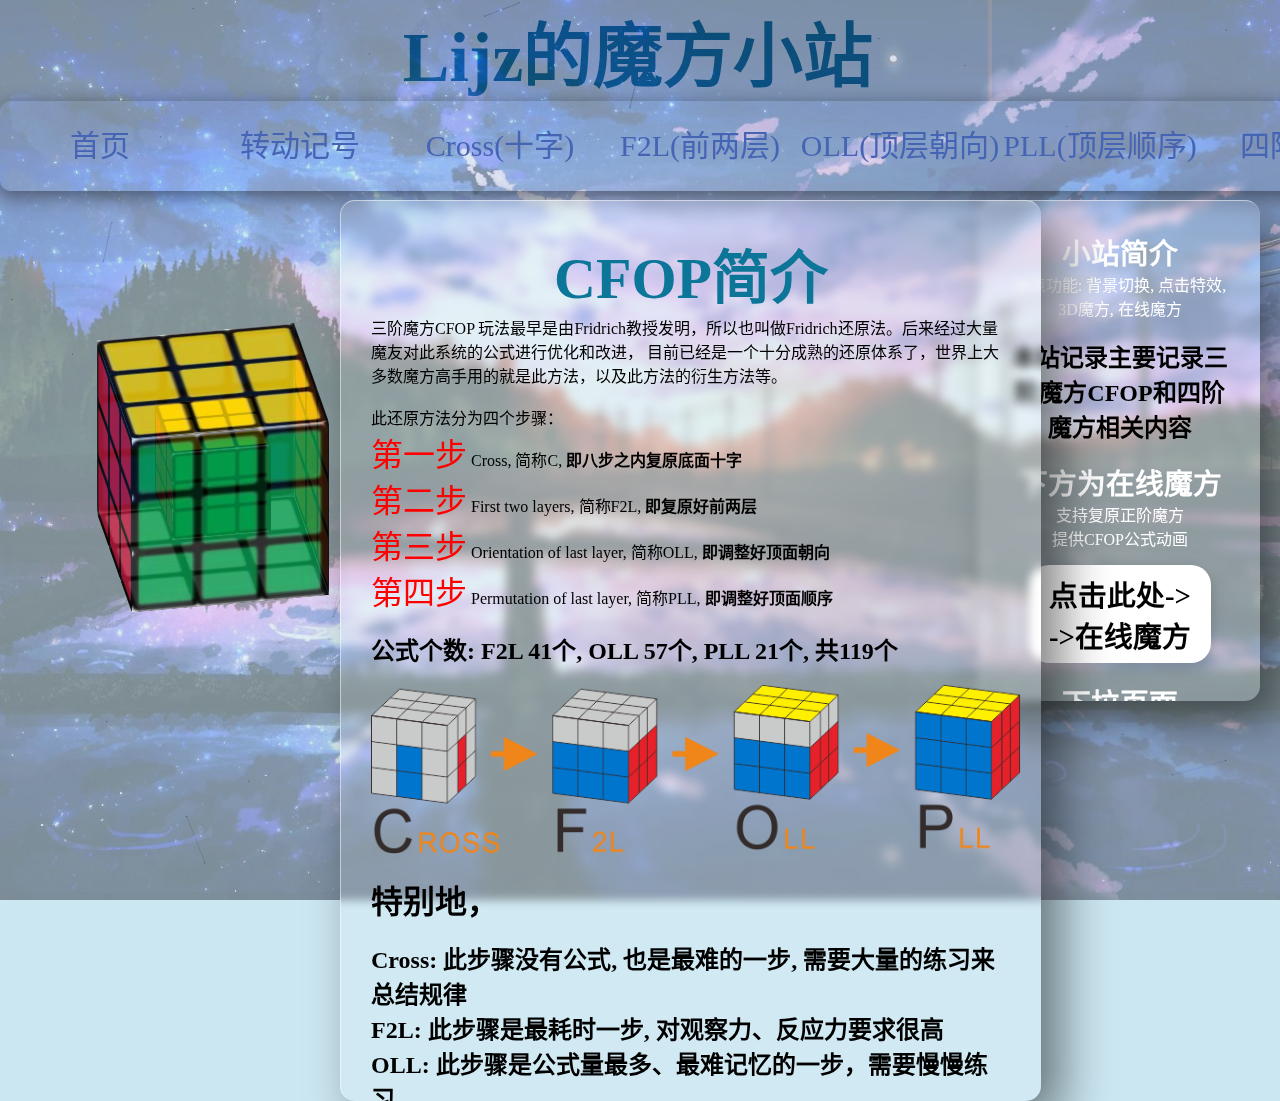
<file: index.html>
<!DOCTYPE html>
<html lang="zh-CN">
    <head>
        <meta charset="utf-8">
        <meta name="author" content="Lijz"/>
        <meta name="description" content="The webs are used to introduce the Rubik's Cube."/>
        <title>Lijz的魔方小站</title>
        <link rel="icon" href="image/favicon.ico"/>
        <style>
            *{
                list-style: none;
                padding: 0;
                margin: 0;
                text-decoration: none;
            }
            h1{
                text-align: center;
                font-size: 58px;
                font-family: "楷体","楷体_GB2312";
            }
            h2{
                font-size: 24px;
                font-family: "楷体","楷体_GB2312";
            }
            body{ 
                background-color: #cbe7f1;
            }
            /*导航栏*/
            .nav{ 
                width: 1400px;
                height: 90px;
                position: relative;
                margin:0 auto;
                top: auto;
                box-shadow: 0 5px 20px rgba(0, 0, 0, 0.5);
                border-radius: 10px;
            }
            .nav ul{ 
                width: 100%;
                height: 100%;
                display: flex;
                align-items: center;
                right: 5%;
            }
            .nav ul .nav-box{ 
                position: absolute;
                bottom: 0;
                left: 0px;
                width: calc((100% / 7)*1);
                height: 10px;
                border-radius: 2px;
                transition: .5s;
            }
            .nav ul li{ 
                width: 100%;
                text-align: center;
            }
            .nav ul li a{ 
                color: rgb(70, 100, 180);
                font: 100 30px '优设标题黑';
                display: block;
                width: 100%;
                height: 100%;
                line-height: 70px;
            }
            .nav ul li:nth-child(1):hover~.nav-box{ 
                left: calc(100% / 7 *0);
                background-color: #fae3be;
            }
            .nav ul li:nth-child(2):hover~.nav-box{ 
                left: calc(100% / 7 *1);
                background-color: red;
            }
            .nav ul li:nth-child(3):hover~.nav-box{ 
                left: calc(100% / 7 *2);
                background-color: #d18df8;
            }   
            .nav ul li:nth-child(4):hover~.nav-box{ 
                left: calc(100% / 7 *3);
                background-color: #ffb1b1;
            }
            .nav ul li:nth-child(5):hover~.nav-box{ 
                left: calc(100% / 7 *4);
                background-color: #8da1f8;
            }
            .nav ul li:nth-child(6):hover~.nav-box{ 
                left: calc(100% / 7 *5);
                background-color: #7df88e;
            }
            .nav ul li:nth-child(7):hover~.nav-box{ 
                left: calc(100% / 7 *6);
                background-color: #7db4f8;
            }
            .line {
                width: 700px;
                border-right: 4px solid #eee;
                font-size: 70px;
                font-family: "楷体","楷体_GB2312";
                text-align: center;
                white-space: nowrap;
                overflow: hidden;
            }
            /*标题*/
            .animation {
                animation: grow 4s steps(44) 1s normal both, 
                blink 0.5s steps(44) infinite normal;
            }
            @keyframes grow {
                from {
                    width: 0;
                }
                to {
                    width: 500px;
                }
            }
            @keyframes blink {
                from {
                    border-right-color: #eee;
                }
                to {
                    border-right-color: #0c7699;
                }
            }
            /*背景*/
            .div_img{
                width: 100%;
                height: 100%;
                position: fixed;
                margin: 0 auto;
                top: 0;
                background: url(image/background1.jpg) ;
                background-repeat: no-repeat;
                background-size:cover;
                opacity: 0.4;
                animation: fateimg 100s linear infinite;
            }
            @keyframes fateimg{
                0%{background: url(image/background1.jpg);opacity: 0.4;background-repeat: no-repeat;background-size:cover ;}
                6%{background: url(image/background1.jpg);opacity: 0;background-repeat: no-repeat;background-size:cover ;}
                7%{background: url(image/background10.jpg);opacity: 0.4;background-repeat: no-repeat;background-size:cover ;}
                11%{background: url(image/background10.jpg);opacity: 0.4;background-repeat: no-repeat;background-size:cover ;}
                12%{background: url(image/background10.jpg);opacity: 0;background-repeat: no-repeat;background-size:cover ;}
                13%{background: url(image/background2.jpg);opacity: 0.4;background-repeat: no-repeat;background-size:cover ;}
                23%{background: url(image/background2.jpg);opacity: 0.4;background-repeat: no-repeat;background-size:cover ;}
                24%{background: url(image/background2.jpg);opacity: 0;background-repeat: no-repeat;background-size:cover ;}
                25%{background: url(image/background3.jpg);opacity: 0.4;background-repeat: no-repeat;background-size:cover ;}
                35%{background: url(image/background3.jpg);opacity: 0.4;background-repeat: no-repeat;background-size:cover ;}
                36%{background: url(image/background3.jpg);opacity: 0;background-repeat: no-repeat;background-size:cover ;}
                37%{background: url(image/background4.jpg);opacity: 0.4;background-repeat: no-repeat;background-size:cover ;}
                47%{background: url(image/background4.jpg);opacity: 0.4;background-repeat: no-repeat;background-size:cover ;}
                48%{background: url(image/background4.jpg);opacity: 0;background-repeat: no-repeat;background-size:cover ;}
                49%{background: url(image/background5.jpg);opacity: 0.4;background-repeat: no-repeat;background-size:cover ;}
                59%{background: url(image/background5.jpg);opacity: 0.4;background-repeat: no-repeat;background-size:cover ;}
                60%{background: url(image/background5.jpg);opacity: 0;background-repeat: no-repeat;background-size:cover ;}
                61%{background: url(image/background6.jpg);opacity: 0.4;background-repeat: no-repeat;background-size:cover ;}
                72%{background: url(image/background6.jpg);opacity: 0.4;background-repeat: no-repeat;background-size:cover ;}
                73%{background: url(image/background6.jpg);opacity: 0;background-repeat: no-repeat;background-size:cover ;}
                74%{background: url(image/background7.jpg);opacity: 0.4;background-repeat: no-repeat;background-size:cover ;}
                85%{background: url(image/background7.jpg);opacity: 0.4;background-repeat: no-repeat;background-size:cover ;}
                86%{background: url(image/background7.jpg);opacity: 0;background-repeat: no-repeat;background-size:cover ;}
                87%{background: url(image/background8.jpg);opacity: 0.4;background-repeat: no-repeat;background-size:cover ;}
                98%{background: url(image/background8.jpg);opacity: 0.4;background-repeat: no-repeat;background-size:cover ;}
                99%{background: url(image/background8.jpg);opacity: 0;background-repeat: no-repeat;background-size:cover ;}
                100%{background: url(image/background1.jpg);opacity: 0.4;background-repeat: no-repeat;background-size:cover ;}
            }
            /*卡片*/
            .container .card{
                top:180px;
                right:0;
                position: fixed;
                width: 280px;
                height: 500px;
                margin: 20px;
                box-shadow: 20px 20px 50px rgba(0, 0, 0, 0.5);
                border-radius: 15px;
                background: rgba(255, 255, 255, 0.1);
                overflow: hidden;
                display: right;
                justify-content: center;
                align-items: center;
                border-top: 1px solid rgba(255, 255, 255, 0.5);
                border-left: 1px solid rgba(255, 255, 255, 0.5);
                backdrop-filter: blur(5px);
            }
            .container .card .content{
                padding: 30px;
                text-align: center;
                transform: translateY(0px);
                opacity: 1;
                transition: 0.5s;
            }
            .container .card:hover .content{
            transform: translateY(-25px);
            opacity: 1;
            }
            .container .card .content h3{
                font-size: 1.8em;
                color: #fff;
                z-index: 1;
            }
            .container .card .content p{
                font-size: 1em;
                color: #fff;
                font-weight: 300;
            }
            .container .card .content a{
                position: relative;
                display: inline-block;
                padding: 8px 20px;
                margin-top: 15px;
                background: #fff;
                color: #000;
                border-radius: 20px;
                text-decoration: none;
                font-weight: 500;
                box-shadow: 0 5px 15px rgba(0, 0, 0, 0.2);
            }
            /*中间文章区域*/
            .container .intro{
                top:180px;
                right:25%;
                left:25%;
                margin: auto;
                position: absolute;
                width: 700px;
                height: 900px;
                margin: 20px;
                box-shadow: 20px 20px 50px rgba(0, 0, 0, 0.5);
                border-radius: 15px;
                background: rgba(255, 255, 255, 0.1);
                overflow: hidden;
                border-top: 1px solid rgba(255, 255, 255, 0.5);
                border-left: 1px solid rgba(255, 255, 255, 0.5);
                backdrop-filter: blur(5px);
            }
            .container .intro .content{
                padding: 30px;
            }
            .container .intro.content h3{
                font-size: 1.8em;
                color: #fff;
                z-index: 1;
            }
            .container.intro.content p{
                font-size: 1em;
                color: #fff;
                font-weight: 300;
            }
            .container.intro.content a{
                position: relative;
                display: inline-block;
                padding: 8px 20px;
                margin-top: 15px;
                background: #fff;
                color: #000;
                border-radius: 20px;
                text-decoration: none;
                font-weight: 500;
                box-shadow: 0 5px 15px rgba(0, 0, 0, 0.2);
            }
        </style>
        <script src="JavaScript/navigation-bar.js" type="text/javascript"></script>
    </head>
    <body>
        <div class="div_img"></div>
        <script src="JavaScript/background.js" type="text/javascript"></script>
        <script src="JavaScript/click.js" type="text/javascript"></script>
        <div align="center">
            <p class="line animation" >
                <font color=" #0c7699"><strong>Lijz的魔方小站</strong></font>
            </p>
        </div>
        <div class="nav" >
            <ul>
                <li><a href="首页.html">首页</a></li>
                <li><a href="转动记号.html" target="_blank">转动记号</a></li>
                <li><a href="Cross.html" target="_blank">Cross(十字)</a></li>
                <li><a href="F2L.html" target="_blank">F2L(前两层)</a></li>
                <li><a href="OLL.html" target="_blank">OLL(顶层朝向)</a></li>
                <li><a href="PLL.html" target="_blank">PLL(顶层顺序)</a></li>
                <li><a href="四阶特判.html" target="_blank">四阶特判</a></li>
                <div class="nav-box"></div>
            </ul>
        </div>
        <div style = "display:none;">旋转魔方</div>
        <style>
            .wrap {
                width: 100px;
                height: 100px;
                margin: 150px;
                position: relative;
            }
            .cube {
                width: 50px;
                height: 50px;
                margin: 0 auto;
                transform-style: preserve-3d;
                transform: rotateX(-30deg) rotateY(-80deg);
                animation: rotate linear 20s infinite;
            }
            @keyframes rotate {
                from {
                    transform: rotateX(0deg) rotateY(0deg);
                }   
                to   {
                transform: rotateX(360deg) rotateY(360deg);
                }
            }
            .cube div {
                position: absolute;
                width: 200px;
                height: 200px;
                opacity: 0.8;
                transition: all .4s;
            }
            .pic {
                width: 200px;
                height: 200px;
            }
            .cube .out_front {
                transform: rotateY(0deg) translateZ(100px);
            }
            .cube .out_back {
                transform: translateZ(-100px) rotateY(180deg);
            }
            .cube .out_left {
                transform: rotateY(-90deg) translateZ(100px);
            }
            .cube .out_right {
                transform: rotateY(90deg) translateZ(100px);
            }
            .cube .out_top {
                transform: rotateX(90deg) translateZ(100px);
            }
            .cube .out_bottom {
                transform: rotateX(-90deg) translateZ(100px);
            }
            .cube span {
                display: block;
                width: 100px;
                height: 100px;
                position: absolute;
                top: 50px;
                left: 50px;
            }
            .cube .in_pic {
                width: 100px;
                height: 100px;
            } 
            .cube .in_front {
                transform: rotateY(0deg) translateZ(50px);
            }
            .cube .in_back {
                transform: translateZ(-50px) rotateY(180deg);
            }
            .cube .in_left {
                transform: rotateY(-90deg) translateZ(50px);
            }
            .cube .in_right {
                transform: rotateY(90deg) translateZ(50px);
            }
            .cube .in_top {
                transform: rotateX(90deg) translateZ(50px);
            }
            .cube .in_bottom {
                transform: rotateX(-90deg) translateZ(50px);
            }
            .cube:hover .out_front {
                transform: rotateY(0deg) translateZ(200px);
            }
            .cube:hover .out_back {
                transform: translateZ(-200px) rotateY(180deg);
            }
            .cube:hover .out_left {
                transform: rotateY(-90deg) translateZ(200px);
            }
            .cube:hover .out_right {
                transform: rotateY(90deg) translateZ(200px);
            }
            .cube:hover .out_top {
                transform: rotateX(90deg) translateZ(200px);
            }
            .cube:hover .out_bottom {
                transform: rotateX(-90deg) translateZ(200px);
            }
        </style>
        <div class="wrap">
            <div class="cube">
                <div class="out_front">
                    <img src="image/red.png" class="pic">
                </div>
                <div class="out_back">
                    <img src="image/orange.png" class="pic">
                </div>
                <div class="out_left">
                    <img src="image/blue.png" class="pic">
                </div>
                <div class="out_right">
                    <img src="image/green.png" class="pic">
                </div>
                <div class="out_top">
                    <img src="image/yellow.png" class="pic">
                </div>
                <div class="out_bottom">
                    <img src="image/white.png" class="pic">
                </div>
                <span class="in_front">
                    <img src="image/red.png" class="in_pic">
                </span>
                <span class="in_back">
                    <img src="image/orange.png" class="in_pic">
                </span>
                <span class="in_left">
                    <img src="image/blue.png" class="in_pic">
                </span>
                <span class="in_right">
                    <img src="image/green.png" class="in_pic">
                </span>
                <span class="in_top">
                    <img src="image/yellow.png" class="in_pic">
                </span>
                <span class="in_bottom">
                    <img src="image/white.png" class="in_pic">
                </span>
            </div>
        </div>
        <div style = "display:none;">旋转魔方</div>
        <div class="container">
            <div class="card">
                <div class="content">
                    <h3>小站简介</h3>
                    <p>站点功能: 背景切换, 点击特效, 3D魔方, 在线魔方</p><br>
                    <h2>本站记录主要记录三阶魔方CFOP和四阶魔方相关内容</h2><br>
                    <h3>下方为在线魔方</h3>
                    <p>支持复原正阶魔方<br>提供CFOP公式动画<br>
                    <h3>
                        <a href="在线魔方.html" target="_blank"><strong>点击此处-><br>->在线魔方</strong></a>
                    </h3>
                    <br>
                    <h3>下拉页面<br>查看更多</h3>
                </div>
            </div>
            <div class="intro">
                <div class="content">
                    <h1> <font color=" #0c7699">CFOP简介</font></h1>
                    <p>三阶魔方CFOP 玩法最早是由Fridrich教授发明，所以也叫做Fridrich还原法。后来经过大量魔友对此系统的公式进行优化和改进，
                        目前已经是一个十分成熟的还原体系了，世界上大多数魔方高手用的就是此方法，以及此方法的衍生方法等。</p><br>
                    <p>此还原方法分为四个步骤：</p>
                    <ol>
                        <li><font color="red" size="6">第一步</font> Cross, 简称C, <strong>即八步之内复原底面十字</strong></li>
                        <li><font color="red" size="6">第二步</font> First two layers, 简称F2L, <strong>即复原好前两层</strong></li>
                        <li><font color="red" size="6">第三步</font> Orientation of last layer, 简称OLL, <strong>即调整好顶面朝向</strong></li>
                        <li><font color="red" size="6">第四步</font> Permutation of last layer, 简称PLL, <strong>即调整好顶面顺序</strong></li>
                    </ol><br>
                    <h2>公式个数: F2L 41个, OLL 57个, PLL 21个, 共119个</h2><br>
                    <img src="image/cfop.png" height="170px"width="650px" alt="cfop图片"/><br><br>
                    <p><strong><font size="6">特别地， </font></strong></p><br>
                    <h2>Cross: 此步骤没有公式, 也是最难的一步, 需要大量的练习来总结规律</h2>
                    <h2>F2L: 此步骤是最耗时一步, 对观察力、反应力要求很高</h2>
                    <h2>OLL: 此步骤是公式量最多、最难记忆的一步，需要慢慢练习</h2>
                    <h2>PLL: 此步骤对观察力要求高, 提前做好预判很重要</h2>
                </div>
            </div>
        </div>
    </body>
</html>
</file>
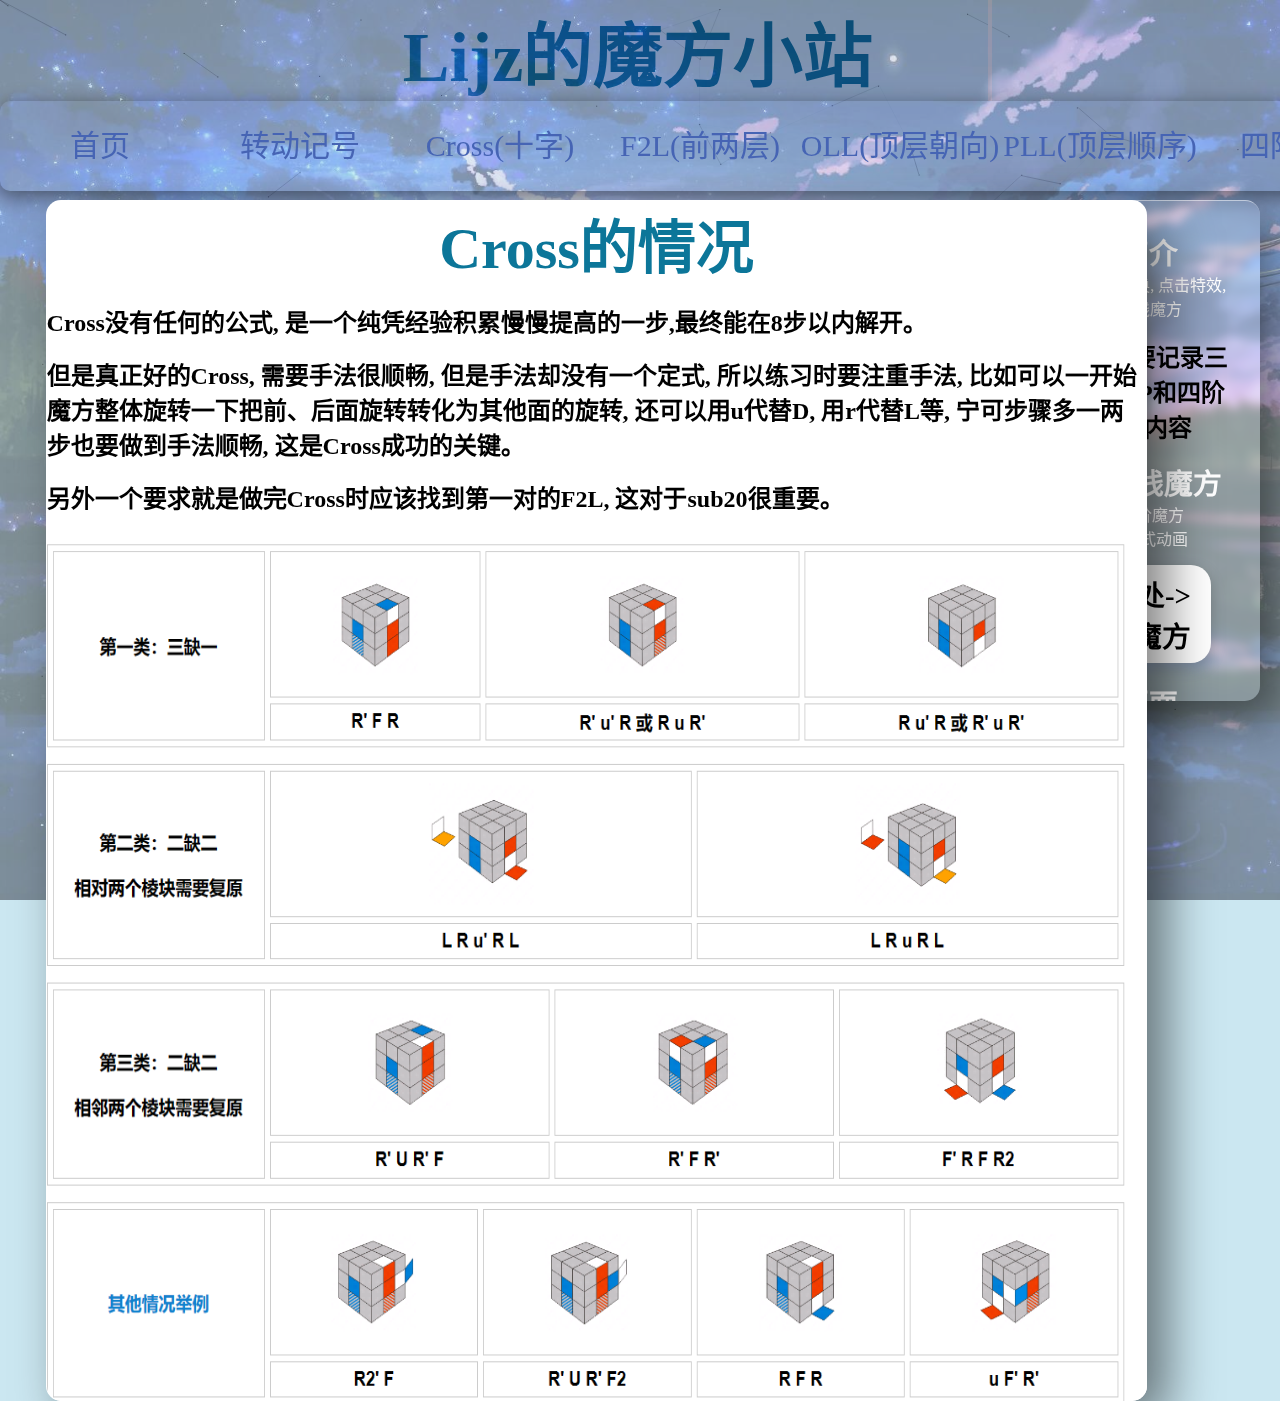
<file: Cross.html>
<!DOCTYPE html>
<html lang="zh-CN">
    <head>
        <meta charset="utf-8">
        <meta name="author" content="Lijz"/>
        <meta name="description" content="The webs are used to introduce the Rubik's Cube."/>
        <title>Lijz的魔方小站</title>
        <link rel="icon" href="image/favicon.ico"/>
        <style>
            *{
                list-style: none;
                padding: 0;
                margin: 0;
                text-decoration: none;
            }
            h1{
                text-align: center;
                font-size: 58px;
                font-family: "楷体","楷体_GB2312";
            }
            h2{
                font-size: 24px;
                font-family: "楷体","楷体_GB2312";
            }
            body{ 
                background-color: #cbe7f1;
            }
            /*导航栏*/
            .nav{ 
                width: 1400px;
                height: 90px;
                position: relative;
                margin:0 auto;
                top: auto;
                box-shadow: 0 5px 20px rgba(0, 0, 0, 0.5);
                border-radius: 10px;
            }
            .nav ul{ 
                width: 100%;
                height: 100%;
                display: flex;
                align-items: center;
                right: 5%;
            }
            .nav ul .nav-box{ 
                position: absolute;
                bottom: 0;
                left: 0px;
                width: calc((100% / 7)*1);
                height: 10px;
                border-radius: 2px;
                transition: .5s;
            }
            .nav ul li{ 
                width: 100%;
                text-align: center;
            }
            .nav ul li a{ 
                color: rgb(70, 100, 180);
                font: 100 30px '优设标题黑';
                display: block;
                width: 100%;
                height: 100%;
                line-height: 70px;
            }
            .nav ul li:nth-child(1):hover~.nav-box{ 
                left: calc(100% / 7 *0);
                background-color: #fae3be;
            }
            .nav ul li:nth-child(2):hover~.nav-box{ 
                left: calc(100% / 7 *1);
                background-color: red;
            }
            .nav ul li:nth-child(3):hover~.nav-box{ 
                left: calc(100% / 7 *2);
                background-color: #d18df8;
            }   
            .nav ul li:nth-child(4):hover~.nav-box{ 
                left: calc(100% / 7 *3);
                background-color: #ffb1b1;
            }
            .nav ul li:nth-child(5):hover~.nav-box{ 
                left: calc(100% / 7 *4);
                background-color: #8da1f8;
            }
            .nav ul li:nth-child(6):hover~.nav-box{ 
                left: calc(100% / 7 *5);
                background-color: #7df88e;
            }
            .nav ul li:nth-child(7):hover~.nav-box{ 
                left: calc(100% / 7 *6);
                background-color: #7db4f8;
            }
            .line {
                width: 700px;
                border-right: 4px solid #eee;
                font-size: 70px;
                font-family: "楷体","楷体_GB2312";
                text-align: center;
                white-space: nowrap;
                overflow: hidden;
            }
            /*标题*/
            .animation {
                animation: grow 4s steps(44) 1s normal both, 
                blink 0.5s steps(44) infinite normal;
            }
            @keyframes grow {
                from {
                    width: 0;
                }
                to {
                    width: 500px;
                }
            }
            @keyframes blink {
                from {
                    border-right-color: #eee;
                }
                to {
                    border-right-color: #0c7699;
                }
            }
            /*背景*/
            .div_img{
                width: 100%;
                height: 100%;
                position: fixed;
                margin: 0 auto;
                top: 0;
                background: url(image/background1.jpg) ;
                background-repeat: no-repeat;
                background-size:cover;
                opacity: 0.4;
                animation: fateimg 100s linear infinite;
            }
            @keyframes fateimg{
                0%{background: url(image/background1.jpg);opacity: 0.4;background-repeat: no-repeat;background-size:cover ;}
                6%{background: url(image/background1.jpg);opacity: 0;background-repeat: no-repeat;background-size:cover ;}
                7%{background: url(image/background10.jpg);opacity: 0.4;background-repeat: no-repeat;background-size:cover ;}
                11%{background: url(image/background10.jpg);opacity: 0.4;background-repeat: no-repeat;background-size:cover ;}
                12%{background: url(image/background10.jpg);opacity: 0;background-repeat: no-repeat;background-size:cover ;}
                13%{background: url(image/background2.jpg);opacity: 0.4;background-repeat: no-repeat;background-size:cover ;}
                23%{background: url(image/background2.jpg);opacity: 0.4;background-repeat: no-repeat;background-size:cover ;}
                24%{background: url(image/background2.jpg);opacity: 0;background-repeat: no-repeat;background-size:cover ;}
                25%{background: url(image/background3.jpg);opacity: 0.4;background-repeat: no-repeat;background-size:cover ;}
                35%{background: url(image/background3.jpg);opacity: 0.4;background-repeat: no-repeat;background-size:cover ;}
                36%{background: url(image/background3.jpg);opacity: 0;background-repeat: no-repeat;background-size:cover ;}
                37%{background: url(image/background4.jpg);opacity: 0.4;background-repeat: no-repeat;background-size:cover ;}
                47%{background: url(image/background4.jpg);opacity: 0.4;background-repeat: no-repeat;background-size:cover ;}
                48%{background: url(image/background4.jpg);opacity: 0;background-repeat: no-repeat;background-size:cover ;}
                49%{background: url(image/background5.jpg);opacity: 0.4;background-repeat: no-repeat;background-size:cover ;}
                59%{background: url(image/background5.jpg);opacity: 0.4;background-repeat: no-repeat;background-size:cover ;}
                60%{background: url(image/background5.jpg);opacity: 0;background-repeat: no-repeat;background-size:cover ;}
                61%{background: url(image/background6.jpg);opacity: 0.4;background-repeat: no-repeat;background-size:cover ;}
                72%{background: url(image/background6.jpg);opacity: 0.4;background-repeat: no-repeat;background-size:cover ;}
                73%{background: url(image/background6.jpg);opacity: 0;background-repeat: no-repeat;background-size:cover ;}
                74%{background: url(image/background7.jpg);opacity: 0.4;background-repeat: no-repeat;background-size:cover ;}
                85%{background: url(image/background7.jpg);opacity: 0.4;background-repeat: no-repeat;background-size:cover ;}
                86%{background: url(image/background7.jpg);opacity: 0;background-repeat: no-repeat;background-size:cover ;}
                87%{background: url(image/background8.jpg);opacity: 0.4;background-repeat: no-repeat;background-size:cover ;}
                98%{background: url(image/background8.jpg);opacity: 0.4;background-repeat: no-repeat;background-size:cover ;}
                99%{background: url(image/background8.jpg);opacity: 0;background-repeat: no-repeat;background-size:cover ;}
                100%{background: url(image/background1.jpg);opacity: 0.4;background-repeat: no-repeat;background-size:cover ;}
            }
            /*卡片*/
            .container .card{
                top: 180px;
                right:0;
                position: fixed;
                width: 280px;
                height: 500px;
                margin: 20px;
                box-shadow: 20px 20px 50px rgba(0, 0, 0, 0.5);
                border-radius: 15px;
                background: rgba(255, 255, 255, 0.1);
                overflow: hidden;
                display: right;
                justify-content: center;
                align-items: center;
                border-top: 1px solid rgba(255, 255, 255, 0.5);
                border-left: 1px solid rgba(255, 255, 255, 0.5);
                backdrop-filter: blur(5px);
            }
            .container .card .content{
                padding: 30px;
                text-align: center;
                transform: translateY(0px);
                opacity: 1;
                transition: 0.5s;
            }
            .container .card:hover .content{
            transform: translateY(-25px);
            opacity: 1;
            }
            .container .card .content h3{
                font-size: 1.8em;
                color: #fff;
                z-index: 1;
            }
            .container .card .content p{
                font-size: 1em;
                color: #fff;
                font-weight: 300;
            }
            .container .card .content a{
                position: relative;
                display: inline-block;
                padding: 8px 20px;
                margin-top: 15px;
                background: #fff;
                color: #000;
                border-radius: 20px;
                text-decoration: none;
                font-weight: 500;
                box-shadow: 0 5px 15px rgba(0, 0, 0, 0.2);
            }
           /*左中文章区域*/
            .container .intro2{
                top:180px;
                right:25%;
                left:2%;
                margin: auto;
                position: absolute;
                width: 1100px;
                height: 1200px;
                margin: 20px;
                box-shadow: 20px 20px 50px rgba(0, 0, 0, 0.5);
                border-radius: 15px;
                background: rgb(255,255,255);
                overflow: hidden;
                border-top: 1px solid rgba(255, 255, 255, 0.5);
                border-left: 1px solid rgba(255, 255, 255, 0.5);
                backdrop-filter: blur(5px);
            }
            .container .intro2.content{
                padding: 30px;
            }
            .container .intro2.content h3{
                font-size: 1.8em;
                color: #fff;
                z-index: 1;
            }
            .container.intro2.content p{
                font-size: 1em;
                color: #fff;
                font-weight: 300;
            }
            .container.intro2.content a{
                position: relative;
                display: inline-block;
                padding: 8px 20px;
                margin-top: 15px;
                background: #fff;
                color: #000;
                border-radius: 20px;
                text-decoration: none;
                font-weight: 500;
                box-shadow: 0 5px 15px rgba(0, 0, 0, 0.2);
            } 
        </style>
        <script src="JavaScript/navigation-bar.js" type="text/javascript"></script>
    </head>
    <body>
        <div class="div_img"></div>
        <script src="JavaScript/background.js" type="text/javascript"></script>
        <script src="JavaScript/click.js" type="text/javascript"></script>
        <div align="center">
            <p class="line animation" >
                <font color=" #0c7699"><strong>Lijz的魔方小站</strong></font>
            </p>
        </div>
        <div class="nav" >
            <ul>
                <li><a href="首页.html" target="_blank">首页</a></li>
                <li><a href="转动记号.html">转动记号</a></li>
                <li><a href="Cross.html">Cross(十字)</a></li>
                <li><a href="F2L.html">F2L(前两层)</a></li>
                <li><a href="OLL.html">OLL(顶层朝向)</a></li>
                <li><a href="PLL.html">PLL(顶层顺序)</a></li>
                <li><a href="四阶特判.html">四阶特判</a></li>
                <div class="nav-box"></div>
            </ul>
        </div>
        <div class="container">
            <div class="card">
                <div class="content">
                    <h3>小站简介</h3>
                    <p>站点功能: 背景切换, 点击特效, 3D魔方, 在线魔方</p><br>
                    <h2>本站记录主要记录三阶魔方CFOP和四阶魔方相关内容</h2><br>
                    <h3>下方为在线魔方</h3>
                    <p>支持复原正阶魔方<br>提供CFOP公式动画<br>
                    <h3>
                        <a href="在线魔方.html" target="_blank"><strong>点击此处-><br>->在线魔方</strong></a>
                    </h3><br>
                    <h3>下拉页面<br>查看更多</h3>
                </div>
            </div>   
            <div class="intro2">
                <div class="content">
                    <h1><font color=" #0c7699">Cross的情况</font></h1><br>
                    <h2>Cross没有任何的公式, 是一个纯凭经验积累慢慢提高的一步,最终能在8步以内解开。</h2><br>
                    <h2>但是真正好的Cross, 需要手法很顺畅, 但是手法却没有一个定式, 所以练习时要注重手法, 比如可以一开始魔方整体旋转一下把前、后面旋转转化为其他面的旋转, 
                        还可以用u代替D, 用r代替L等, 宁可步骤多一两步也要做到手法顺畅, 这是Cross成功的关键。</h2><br>
                    <h2>另外一个要求就是做完Cross时应该找到第一对的F2L, 这对于sub20很重要。</h2>
                    <style>
                        img{
                            position: relative;
                            left: 0%;
                            right: 0%;
                            height: 900px;
                            width: 1100px;
                        }
                    </style>
                    <img src="image/Cross.png" alt="Cross情况"/>
                </div>
            </div>
        </div>	
    </body>
</html>
</file>
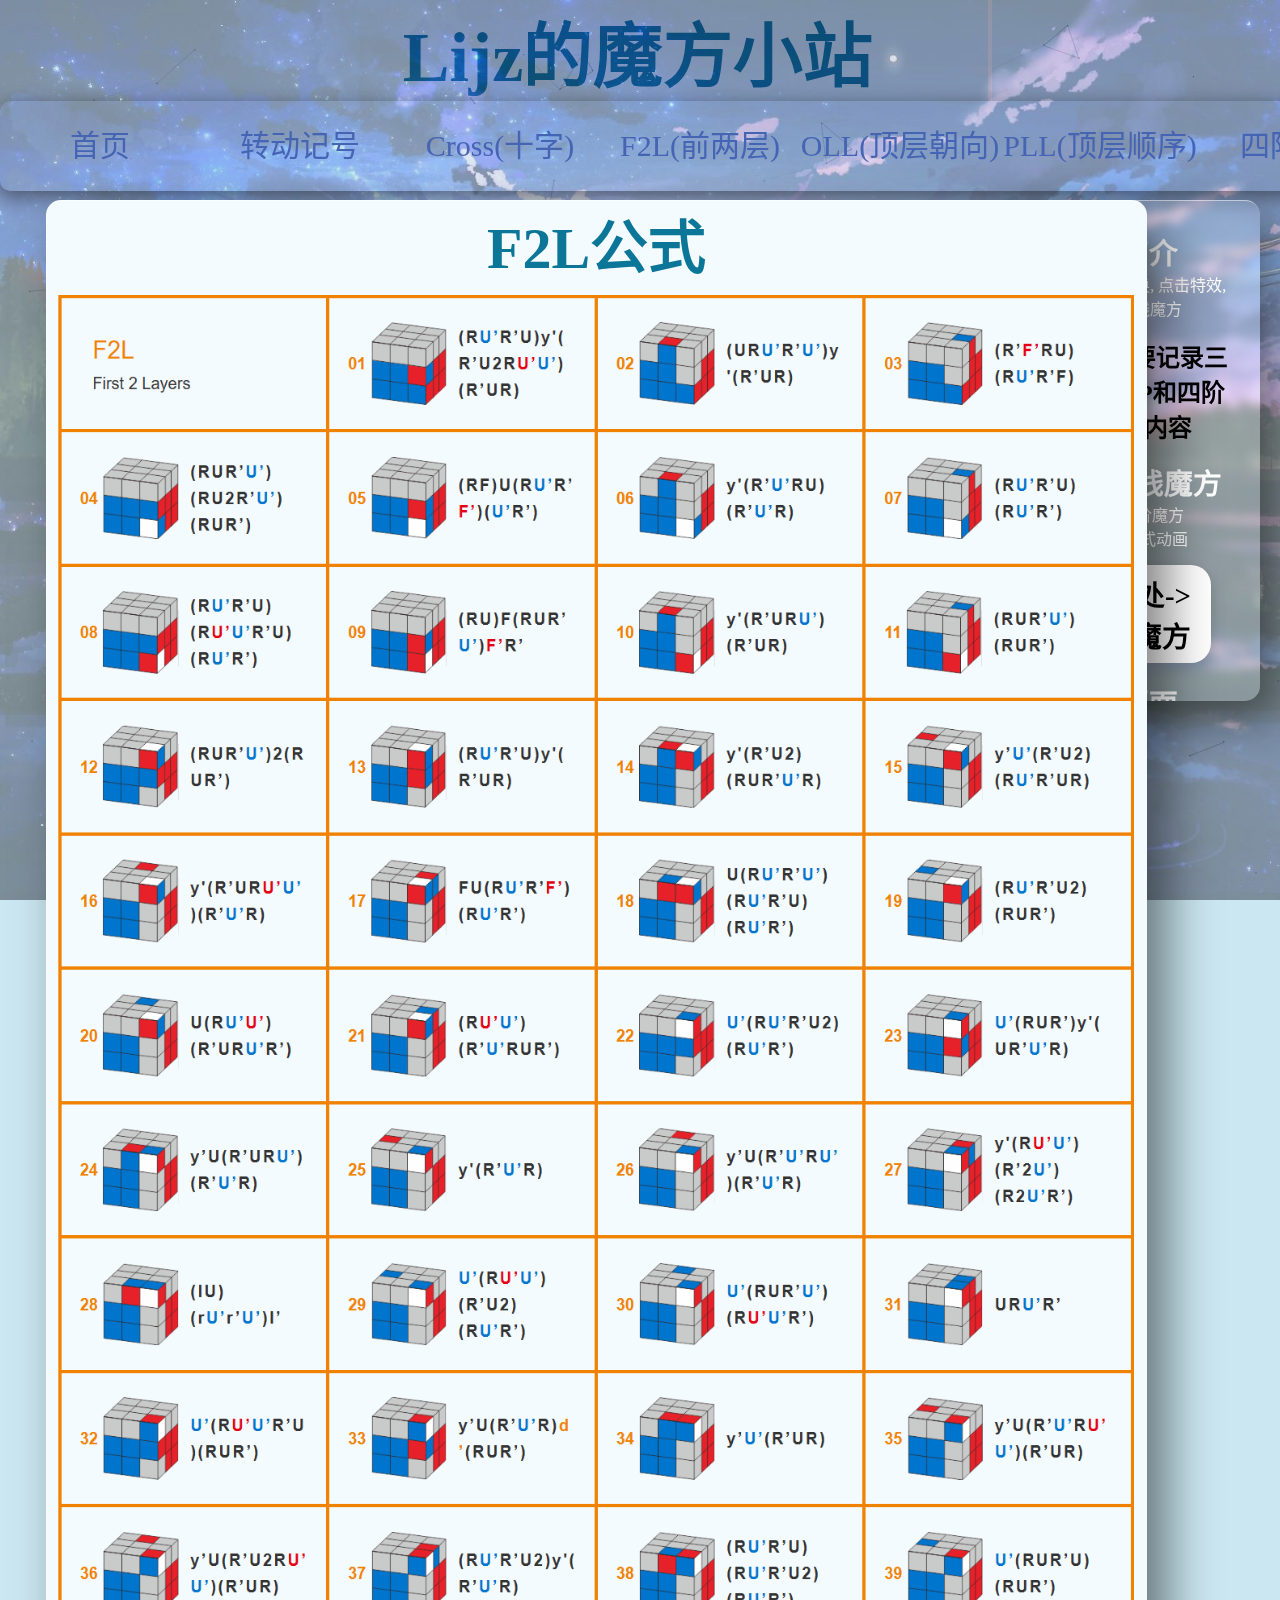
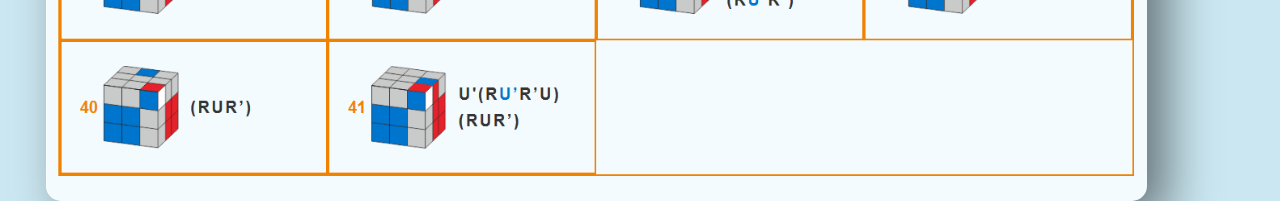
<file: F2L.html>
<!DOCTYPE html>
<html lang="zh-CN">
    <head>
        <meta charset="utf-8">
        <meta name="author" content="Lijz"/>
        <meta name="description" content="The webs are used to introduce the Rubik's Cube."/>
        <title>Lijz的魔方小站</title>
        <link rel="icon" href="image/favicon.ico"/>
        <style>
            *{
                list-style: none;
                padding: 0;
                margin: 0;
                text-decoration: none;
            }
            h1{
                text-align: center;
                font-size: 58px;
                font-family: "楷体","楷体_GB2312";
            }
            h2{
                font-size: 24px;
                font-family: "楷体","楷体_GB2312";
            }
            body{ 
                background-color: #cbe7f1;
            }
            /*导航栏*/
            .nav{ 
                width: 1400px;
                height: 90px;
                position: relative;
                margin:0 auto;
                top: auto;
                box-shadow: 0 5px 20px rgba(0, 0, 0, 0.5);
                border-radius: 10px;
            }
            .nav ul{ 
                width: 100%;
                height: 100%;
                display: flex;
                align-items: center;
                right: 5%;
            }
            .nav ul .nav-box{ 
                position: absolute;
                bottom: 0;
                left: 0px;
                width: calc((100% / 7)*1);
                height: 10px;
                border-radius: 2px;
                transition: .5s;
            }
            .nav ul li{ 
                width: 100%;
                text-align: center;
            }
            .nav ul li a{ 
                color: rgb(70, 100, 180);
                font: 100 30px '优设标题黑';
                display: block;
                width: 100%;
                height: 100%;
                line-height: 70px;
            }
            .nav ul li:nth-child(1):hover~.nav-box{ 
                left: calc(100% / 7 *0);
                background-color: #fae3be;
            }
            .nav ul li:nth-child(2):hover~.nav-box{ 
                left: calc(100% / 7 *1);
                background-color: red;
            }
            .nav ul li:nth-child(3):hover~.nav-box{ 
                left: calc(100% / 7 *2);
                background-color: #d18df8;
            }   
            .nav ul li:nth-child(4):hover~.nav-box{ 
                left: calc(100% / 7 *3);
                background-color: #ffb1b1;
            }
            .nav ul li:nth-child(5):hover~.nav-box{ 
                left: calc(100% / 7 *4);
                background-color: #8da1f8;
            }
            .nav ul li:nth-child(6):hover~.nav-box{ 
                left: calc(100% / 7 *5);
                background-color: #7df88e;
            }
            .nav ul li:nth-child(7):hover~.nav-box{ 
                left: calc(100% / 7 *6);
                background-color: #7db4f8;
            }
            .line {
                width: 700px;
                border-right: 4px solid #eee;
                font-size: 70px;
                font-family: "楷体","楷体_GB2312";
                text-align: center;
                white-space: nowrap;
                overflow: hidden;
            }
            /*标题*/
            .animation {
                animation: grow 4s steps(44) 1s normal both, 
                blink 0.5s steps(44) infinite normal;
            }
            @keyframes grow {
                from {
                    width: 0;
                }
                to {
                    width: 500px;
                }
            }
            @keyframes blink {
                from {
                    border-right-color: #eee;
                }
                to {
                    border-right-color: #0c7699;
                }
            }
            /*背景*/
            .div_img{
                width: 100%;
                height: 100%;
                position: fixed;
                margin: 0 auto;
                top: 0;
                background: url(image/background1.jpg) ;
                background-repeat: no-repeat;
                background-size:cover;
                opacity: 0.4;
                animation: fateimg 100s linear infinite;
            }
            @keyframes fateimg{
                0%{background: url(image/background1.jpg);opacity: 0.4;background-repeat: no-repeat;background-size:cover ;}
                6%{background: url(image/background1.jpg);opacity: 0;background-repeat: no-repeat;background-size:cover ;}
                7%{background: url(image/background10.jpg);opacity: 0.4;background-repeat: no-repeat;background-size:cover ;}
                11%{background: url(image/background10.jpg);opacity: 0.4;background-repeat: no-repeat;background-size:cover ;}
                12%{background: url(image/background10.jpg);opacity: 0;background-repeat: no-repeat;background-size:cover ;}
                13%{background: url(image/background2.jpg);opacity: 0.4;background-repeat: no-repeat;background-size:cover ;}
                23%{background: url(image/background2.jpg);opacity: 0.4;background-repeat: no-repeat;background-size:cover ;}
                24%{background: url(image/background2.jpg);opacity: 0;background-repeat: no-repeat;background-size:cover ;}
                25%{background: url(image/background3.jpg);opacity: 0.4;background-repeat: no-repeat;background-size:cover ;}
                35%{background: url(image/background3.jpg);opacity: 0.4;background-repeat: no-repeat;background-size:cover ;}
                36%{background: url(image/background3.jpg);opacity: 0;background-repeat: no-repeat;background-size:cover ;}
                37%{background: url(image/background4.jpg);opacity: 0.4;background-repeat: no-repeat;background-size:cover ;}
                47%{background: url(image/background4.jpg);opacity: 0.4;background-repeat: no-repeat;background-size:cover ;}
                48%{background: url(image/background4.jpg);opacity: 0;background-repeat: no-repeat;background-size:cover ;}
                49%{background: url(image/background5.jpg);opacity: 0.4;background-repeat: no-repeat;background-size:cover ;}
                59%{background: url(image/background5.jpg);opacity: 0.4;background-repeat: no-repeat;background-size:cover ;}
                60%{background: url(image/background5.jpg);opacity: 0;background-repeat: no-repeat;background-size:cover ;}
                61%{background: url(image/background6.jpg);opacity: 0.4;background-repeat: no-repeat;background-size:cover ;}
                72%{background: url(image/background6.jpg);opacity: 0.4;background-repeat: no-repeat;background-size:cover ;}
                73%{background: url(image/background6.jpg);opacity: 0;background-repeat: no-repeat;background-size:cover ;}
                74%{background: url(image/background7.jpg);opacity: 0.4;background-repeat: no-repeat;background-size:cover ;}
                85%{background: url(image/background7.jpg);opacity: 0.4;background-repeat: no-repeat;background-size:cover ;}
                86%{background: url(image/background7.jpg);opacity: 0;background-repeat: no-repeat;background-size:cover ;}
                87%{background: url(image/background8.jpg);opacity: 0.4;background-repeat: no-repeat;background-size:cover ;}
                98%{background: url(image/background8.jpg);opacity: 0.4;background-repeat: no-repeat;background-size:cover ;}
                99%{background: url(image/background8.jpg);opacity: 0;background-repeat: no-repeat;background-size:cover ;}
                100%{background: url(image/background1.jpg);opacity: 0.4;background-repeat: no-repeat;background-size:cover ;}
            }
            /*卡片*/
            .container .card{
                top: 180px;
                right:0;
                position: fixed;
                width: 280px;
                height: 500px;
                margin: 20px;
                box-shadow: 20px 20px 50px rgba(0, 0, 0, 0.5);
                border-radius: 15px;
                background: rgba(255, 255, 255, 0.1);
                overflow: hidden;
                display: right;
                justify-content: center;
                align-items: center;
                border-top: 1px solid rgba(255, 255, 255, 0.5);
                border-left: 1px solid rgba(255, 255, 255, 0.5);
                backdrop-filter: blur(5px);
            }
            .container .card .content{
                padding: 30px;
                text-align: center;
                transform: translateY(0px);
                opacity: 1;
                transition: 0.5s;
            }
            .container .card:hover .content{
            transform: translateY(-25px);
            opacity: 1;
            }
            .container .card .content h3{
                font-size: 1.8em;
                color: #fff;
                z-index: 1;
            }
            .container .card .content p{
                font-size: 1em;
                color: #fff;
                font-weight: 300;
            }
            .container .card .content a{
                position: relative;
                display: inline-block;
                padding: 8px 20px;
                margin-top: 15px;
                background: #fff;
                color: #000;
                border-radius: 20px;
                text-decoration: none;
                font-weight: 500;
                box-shadow: 0 5px 15px rgba(0, 0, 0, 0.2);
            }
           /*左中文章区域*/
            .container .intro2{
                top:180px;
                right:25%;
                left:2%;
                margin: auto;
                position: absolute;
                width: 1100px;
                height: 1600px;
                margin: 20px;
                box-shadow: 20px 20px 50px rgba(0, 0, 0, 0.5);
                border-radius: 15px;
                background: rgb(243,251,254);
                overflow: hidden;
                border-top: 1px solid rgba(255, 255, 255, 0.5);
                border-left: 1px solid rgba(255, 255, 255, 0.5);
                backdrop-filter: blur(5px);
            }
            .container .intro2.content{
                padding: 30px;
            }
            .container .intro2.content h3{
                font-size: 1.8em;
                color: #fff;
                z-index: 1;
            }
            .container.intro2.content p{
                font-size: 1em;
                color: #fff;
                font-weight: 300;
            }
            .container.intro2.content a{
                position: relative;
                display: inline-block;
                padding: 8px 20px;
                margin-top: 15px;
                background: #fff;
                color: #000;
                border-radius: 20px;
                text-decoration: none;
                font-weight: 500;
                box-shadow: 0 5px 15px rgba(0, 0, 0, 0.2);
            } 
        </style>
        <script src="JavaScript/navigation-bar.js" type="text/javascript"></script>
    </head>
    <body>
        <div class="div_img"></div>
        <script src="JavaScript/background.js" type="text/javascript"></script>
        <script src="JavaScript/click.js" type="text/javascript"></script>
        <div align="center">
            <p class="line animation" >
                <font color=" #0c7699"><strong>Lijz的魔方小站</strong></font>
            </p>
        </div>
        <div class="nav" >
            <ul>
                <li><a href="首页.html" target="_blank">首页</a></li>
                <li><a href="转动记号.html">转动记号</a></li>
                <li><a href="Cross.html">Cross(十字)</a></li>
                <li><a href="F2L.html">F2L(前两层)</a></li>
                <li><a href="OLL.html">OLL(顶层朝向)</a></li>
                <li><a href="PLL.html">PLL(顶层顺序)</a></li>
                <li><a href="四阶特判.html">四阶特判</a></li>
                <div class="nav-box"></div>
            </ul>
        </div>
        <div class="container">
            <div class="card">
                <div class="content">
                    <h3>小站简介</h3>
                    <p>站点功能: 背景切换, 点击特效, 3D魔方, 在线魔方</p><br>
                    <h2>本站记录主要记录三阶魔方CFOP和四阶魔方相关内容</h2><br>
                    <h3>下方为在线魔方</h3>
                    <p>支持复原正阶魔方<br>提供CFOP公式动画<br>
                    <h3>
                        <a href="在线魔方.html" target="_blank"><strong>点击此处-><br>->在线魔方</strong></a>
                    </h3><br>
                    <h3>下拉页面<br>查看更多</h3>
                </div>
            </div>   
            <div class="intro2">
                <div class="content">
                    <h1><font color=" #0c7699">F2L公式</font></h1>
                    <style>
                        img{
                            position: relative;
                            left: 0%;
                            right: 0%;
                            height: 1500px;
                            width: 1100px;
                        }
                    </style>
                    <img src="image/F2L.png" alt="F2L公式"/>
                </div>
            </div>
        </div>	
    </body>
</html>
</file>
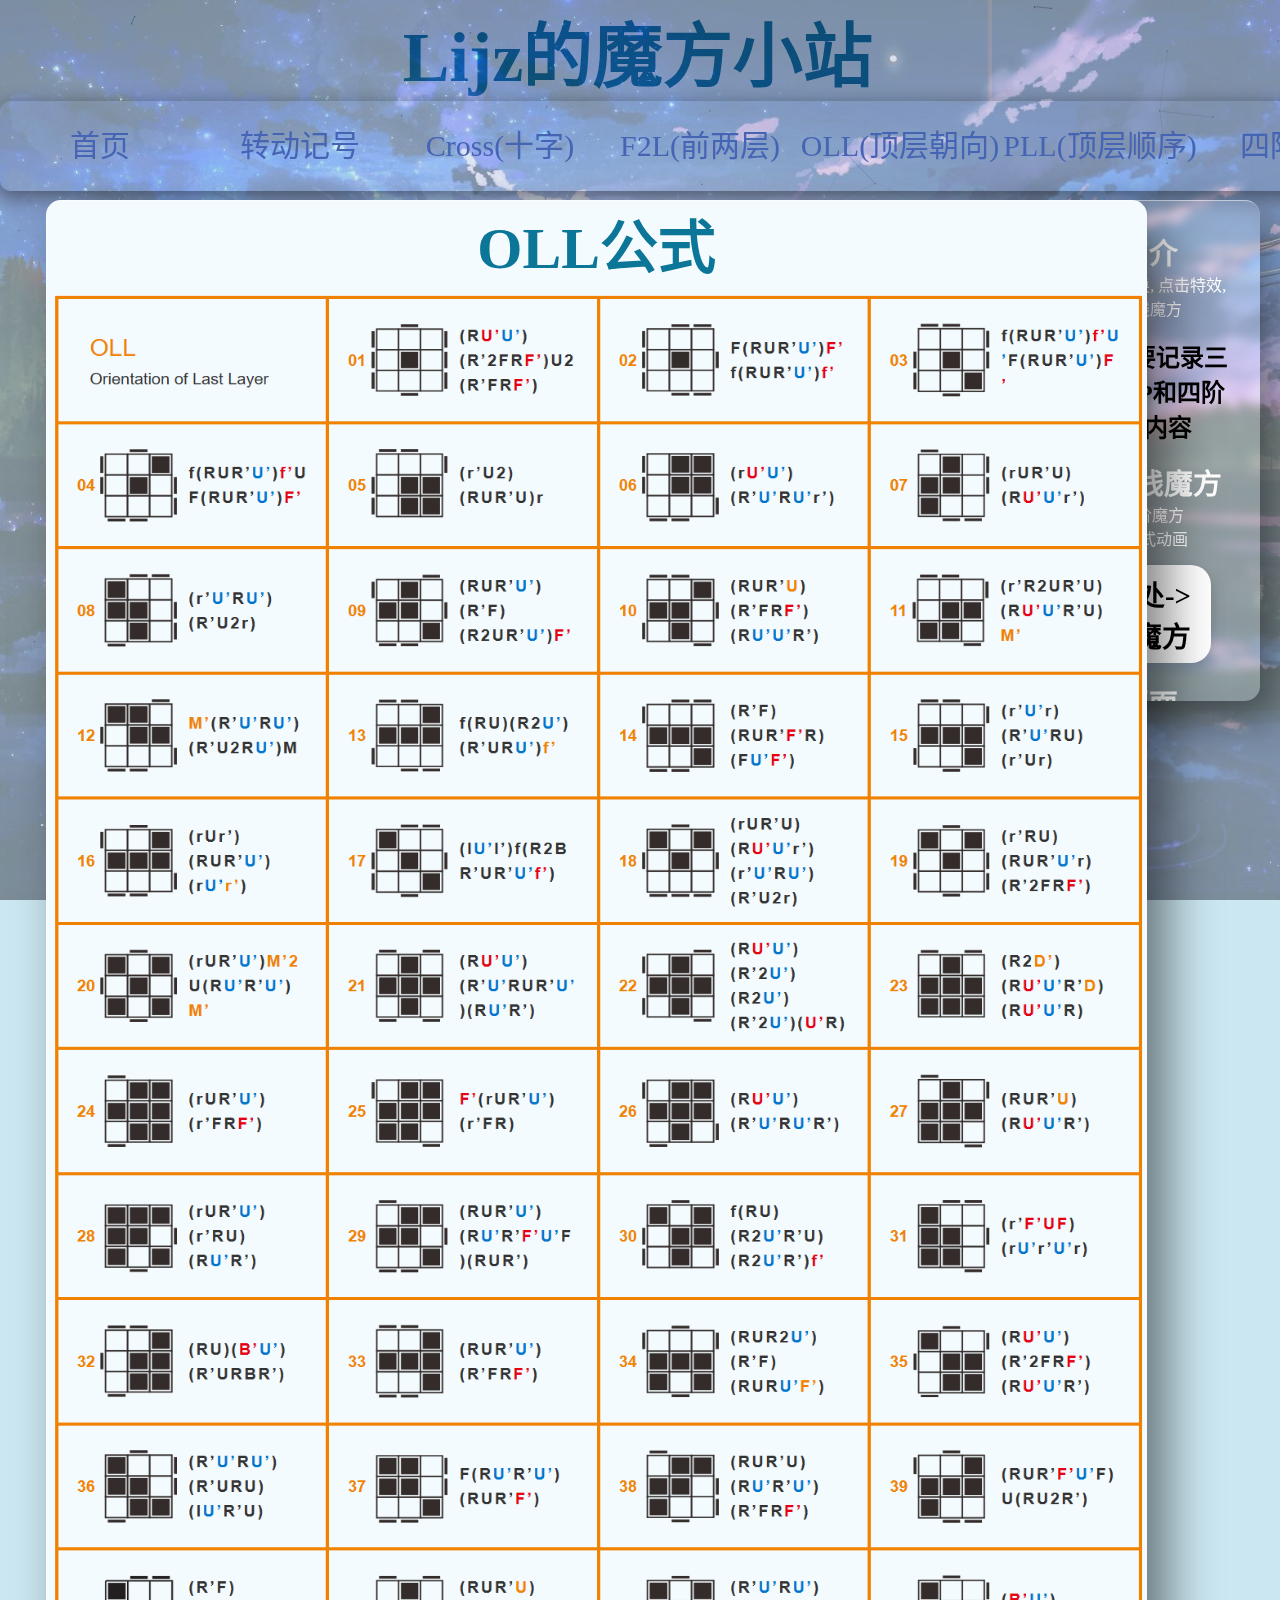
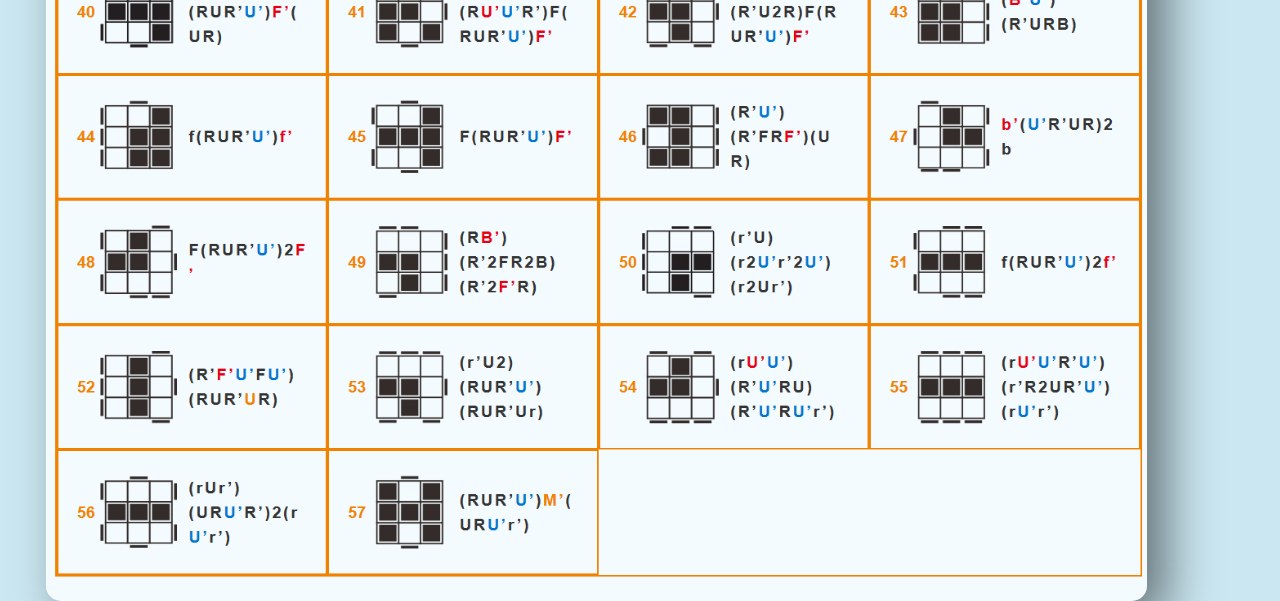
<file: OLL.html>
<!DOCTYPE html>
<html lang="zh-CN">
    <head>
        <meta charset="utf-8">
        <meta name="author" content="Lijz"/>
        <meta name="description" content="The webs are used to introduce the Rubik's Cube."/>
        <title>Lijz的魔方小站</title>
        <link rel="icon" href="image/favicon.ico"/>
        <style>
            *{
                list-style: none;
                padding: 0;
                margin: 0;
                text-decoration: none;
            }
            h1{
                text-align: center;
                font-size: 58px;
                font-family: "楷体","楷体_GB2312";
            }
            h2{
                font-size: 24px;
                font-family: "楷体","楷体_GB2312";
            }
            body{ 
                background-color: #cbe7f1;
            }
            /*导航栏*/
            .nav{ 
                width: 1400px;
                height: 90px;
                position: relative;
                margin:0 auto;
                top: auto;
                box-shadow: 0 5px 20px rgba(0, 0, 0, 0.5);
                border-radius: 10px;
            }
            .nav ul{ 
                width: 100%;
                height: 100%;
                display: flex;
                align-items: center;
                right: 5%;
            }
            .nav ul .nav-box{ 
                position: absolute;
                bottom: 0;
                left: 0px;
                width: calc((100% / 7)*1);
                height: 10px;
                border-radius: 2px;
                transition: .5s;
            }
            .nav ul li{ 
                width: 100%;
                text-align: center;
            }
            .nav ul li a{ 
                color: rgb(70, 100, 180);
                font: 100 30px '优设标题黑';
                display: block;
                width: 100%;
                height: 100%;
                line-height: 70px;
            }
            .nav ul li:nth-child(1):hover~.nav-box{ 
                left: calc(100% / 7 *0);
                background-color: #fae3be;
            }
            .nav ul li:nth-child(2):hover~.nav-box{ 
                left: calc(100% / 7 *1);
                background-color: red;
            }
            .nav ul li:nth-child(3):hover~.nav-box{ 
                left: calc(100% / 7 *2);
                background-color: #d18df8;
            }   
            .nav ul li:nth-child(4):hover~.nav-box{ 
                left: calc(100% / 7 *3);
                background-color: #ffb1b1;
            }
            .nav ul li:nth-child(5):hover~.nav-box{ 
                left: calc(100% / 7 *4);
                background-color: #8da1f8;
            }
            .nav ul li:nth-child(6):hover~.nav-box{ 
                left: calc(100% / 7 *5);
                background-color: #7df88e;
            }
            .nav ul li:nth-child(7):hover~.nav-box{ 
                left: calc(100% / 7 *6);
                background-color: #7db4f8;
            }
            .line {
                width: 700px;
                border-right: 4px solid #eee;
                font-size: 70px;
                font-family: "楷体","楷体_GB2312";
                text-align: center;
                white-space: nowrap;
                overflow: hidden;
            }
            /*标题*/
            .animation {
                animation: grow 4s steps(44) 1s normal both, 
                blink 0.5s steps(44) infinite normal;
            }
            @keyframes grow {
                from {
                    width: 0;
                }
                to {
                    width: 500px;
                }
            }
            @keyframes blink {
                from {
                    border-right-color: #eee;
                }
                to {
                    border-right-color: #0c7699;
                }
            }
            /*背景*/
            .div_img{
                width: 100%;
                height: 100%;
                position: fixed;
                margin: 0 auto;
                top: 0;
                background: url(image/background1.jpg) ;
                background-repeat: no-repeat;
                background-size:cover;
                opacity: 0.4;
                animation: fateimg 100s linear infinite;
            }
            @keyframes fateimg{
                0%{background: url(image/background1.jpg);opacity: 0.4;background-repeat: no-repeat;background-size:cover ;}
                6%{background: url(image/background1.jpg);opacity: 0;background-repeat: no-repeat;background-size:cover ;}
                7%{background: url(image/background10.jpg);opacity: 0.4;background-repeat: no-repeat;background-size:cover ;}
                11%{background: url(image/background10.jpg);opacity: 0.4;background-repeat: no-repeat;background-size:cover ;}
                12%{background: url(image/background10.jpg);opacity: 0;background-repeat: no-repeat;background-size:cover ;}
                13%{background: url(image/background2.jpg);opacity: 0.4;background-repeat: no-repeat;background-size:cover ;}
                23%{background: url(image/background2.jpg);opacity: 0.4;background-repeat: no-repeat;background-size:cover ;}
                24%{background: url(image/background2.jpg);opacity: 0;background-repeat: no-repeat;background-size:cover ;}
                25%{background: url(image/background3.jpg);opacity: 0.4;background-repeat: no-repeat;background-size:cover ;}
                35%{background: url(image/background3.jpg);opacity: 0.4;background-repeat: no-repeat;background-size:cover ;}
                36%{background: url(image/background3.jpg);opacity: 0;background-repeat: no-repeat;background-size:cover ;}
                37%{background: url(image/background4.jpg);opacity: 0.4;background-repeat: no-repeat;background-size:cover ;}
                47%{background: url(image/background4.jpg);opacity: 0.4;background-repeat: no-repeat;background-size:cover ;}
                48%{background: url(image/background4.jpg);opacity: 0;background-repeat: no-repeat;background-size:cover ;}
                49%{background: url(image/background5.jpg);opacity: 0.4;background-repeat: no-repeat;background-size:cover ;}
                59%{background: url(image/background5.jpg);opacity: 0.4;background-repeat: no-repeat;background-size:cover ;}
                60%{background: url(image/background5.jpg);opacity: 0;background-repeat: no-repeat;background-size:cover ;}
                61%{background: url(image/background6.jpg);opacity: 0.4;background-repeat: no-repeat;background-size:cover ;}
                72%{background: url(image/background6.jpg);opacity: 0.4;background-repeat: no-repeat;background-size:cover ;}
                73%{background: url(image/background6.jpg);opacity: 0;background-repeat: no-repeat;background-size:cover ;}
                74%{background: url(image/background7.jpg);opacity: 0.4;background-repeat: no-repeat;background-size:cover ;}
                85%{background: url(image/background7.jpg);opacity: 0.4;background-repeat: no-repeat;background-size:cover ;}
                86%{background: url(image/background7.jpg);opacity: 0;background-repeat: no-repeat;background-size:cover ;}
                87%{background: url(image/background8.jpg);opacity: 0.4;background-repeat: no-repeat;background-size:cover ;}
                98%{background: url(image/background8.jpg);opacity: 0.4;background-repeat: no-repeat;background-size:cover ;}
                99%{background: url(image/background8.jpg);opacity: 0;background-repeat: no-repeat;background-size:cover ;}
                100%{background: url(image/background1.jpg);opacity: 0.4;background-repeat: no-repeat;background-size:cover ;}
            }
            /*卡片*/
            .container .card{
                top: 180px;
                right:0;
                position: fixed;
                width: 280px;
                height: 500px;
                margin: 20px;
                box-shadow: 20px 20px 50px rgba(0, 0, 0, 0.5);
                border-radius: 15px;
                background: rgba(255, 255, 255, 0.1);
                overflow: hidden;
                display: right;
                justify-content: center;
                align-items: center;
                border-top: 1px solid rgba(255, 255, 255, 0.5);
                border-left: 1px solid rgba(255, 255, 255, 0.5);
                backdrop-filter: blur(5px);
            }
            .container .card .content{
                padding: 30px;
                text-align: center;
                transform: translateY(0px);
                opacity: 1;
                transition: 0.5s;
            }
            .container .card:hover .content{
            transform: translateY(-25px);
            opacity: 1;
            }
            .container .card .content h3{
                font-size: 1.8em;
                color: #fff;
                z-index: 1;
            }
            .container .card .content p{
                font-size: 1em;
                color: #fff;
                font-weight: 300;
            }
            .container .card .content a{
                position: relative;
                display: inline-block;
                padding: 8px 20px;
                margin-top: 15px;
                background: #fff;
                color: #000;
                border-radius: 20px;
                text-decoration: none;
                font-weight: 500;
                box-shadow: 0 5px 15px rgba(0, 0, 0, 0.2);
            }
           /*左中文章区域*/
            .container .intro2{
                top:180px;
                right:25%;
                left:2%;
                margin: auto;
                position: absolute;
                width: 1100px;
                height: 2000px;
                margin: 20px;
                box-shadow: 20px 20px 50px rgba(0, 0, 0, 0.5);
                border-radius: 15px;
                background: rgb(243,251,254);
                overflow: hidden;
                border-top: 1px solid rgba(255, 255, 255, 0.5);
                border-left: 1px solid rgba(255, 255, 255, 0.5);
                backdrop-filter: blur(5px);
            }
            .container .intro2.content{
                padding: 30px;
            }
            .container .intro2.content h3{
                font-size: 1.8em;
                color: #fff;
                z-index: 1;
            }
            .container.intro2.content p{
                font-size: 1em;
                color: #fff;
                font-weight: 300;
            }
            .container.intro2.content a{
                position: relative;
                display: inline-block;
                padding: 8px 20px;
                margin-top: 15px;
                background: #fff;
                color: #000;
                border-radius: 20px;
                text-decoration: none;
                font-weight: 500;
                box-shadow: 0 5px 15px rgba(0, 0, 0, 0.2);
            } 
        </style>
        <script src="JavaScript/navigation-bar.js" type="text/javascript"></script>
    </head>
    <body>
        <div class="div_img"></div>
        <script src="JavaScript/background.js" type="text/javascript"></script>
        <script src="JavaScript/click.js" type="text/javascript"></script>
        <div align="center">
            <p class="line animation" >
                <font color=" #0c7699"><strong>Lijz的魔方小站</strong></font>
            </p>
        </div>
        <div class="nav" >
            <ul>
                <li><a href="首页.html" target="_blank">首页</a></li>
                <li><a href="转动记号.html">转动记号</a></li>
                <li><a href="Cross.html">Cross(十字)</a></li>
                <li><a href="F2L.html">F2L(前两层)</a></li>
                <li><a href="OLL.html">OLL(顶层朝向)</a></li>
                <li><a href="PLL.html">PLL(顶层顺序)</a></li>
                <li><a href="四阶特判.html">四阶特判</a></li>
                <div class="nav-box"></div>
            </ul>
        </div>
        <div class="container">
            <div class="card">
                <div class="content">
                    <h3>小站简介</h3>
                    <p>站点功能: 背景切换, 点击特效, 3D魔方, 在线魔方</p><br>
                    <h2>本站记录主要记录三阶魔方CFOP和四阶魔方相关内容</h2><br>
                    <h3>下方为在线魔方</h3>
                    <p>支持复原正阶魔方<br>提供CFOP公式动画<br>
                    <h3>
                        <a href="在线魔方.html" target="_blank"><strong>点击此处-><br>->在线魔方</strong></a>
                    </h3><br>
                    <h3>下拉页面<br>查看更多</h3>
                </div>
            </div>   
            <div class="intro2">
                <div class="content">
                    <h1><font color=" #0c7699">OLL公式</font></h1>
                    <style>
                        img{
                            position: relative;
                            left: 0%;
                            right: 0%;
                            height: 1900px;
                            width: 1100px;
                        }
                    </style>
                    <img src="image/OLL.png" alt="OLL公式"/>
                </div>
            </div>
        </div>	
    </body>
</html>
</file>
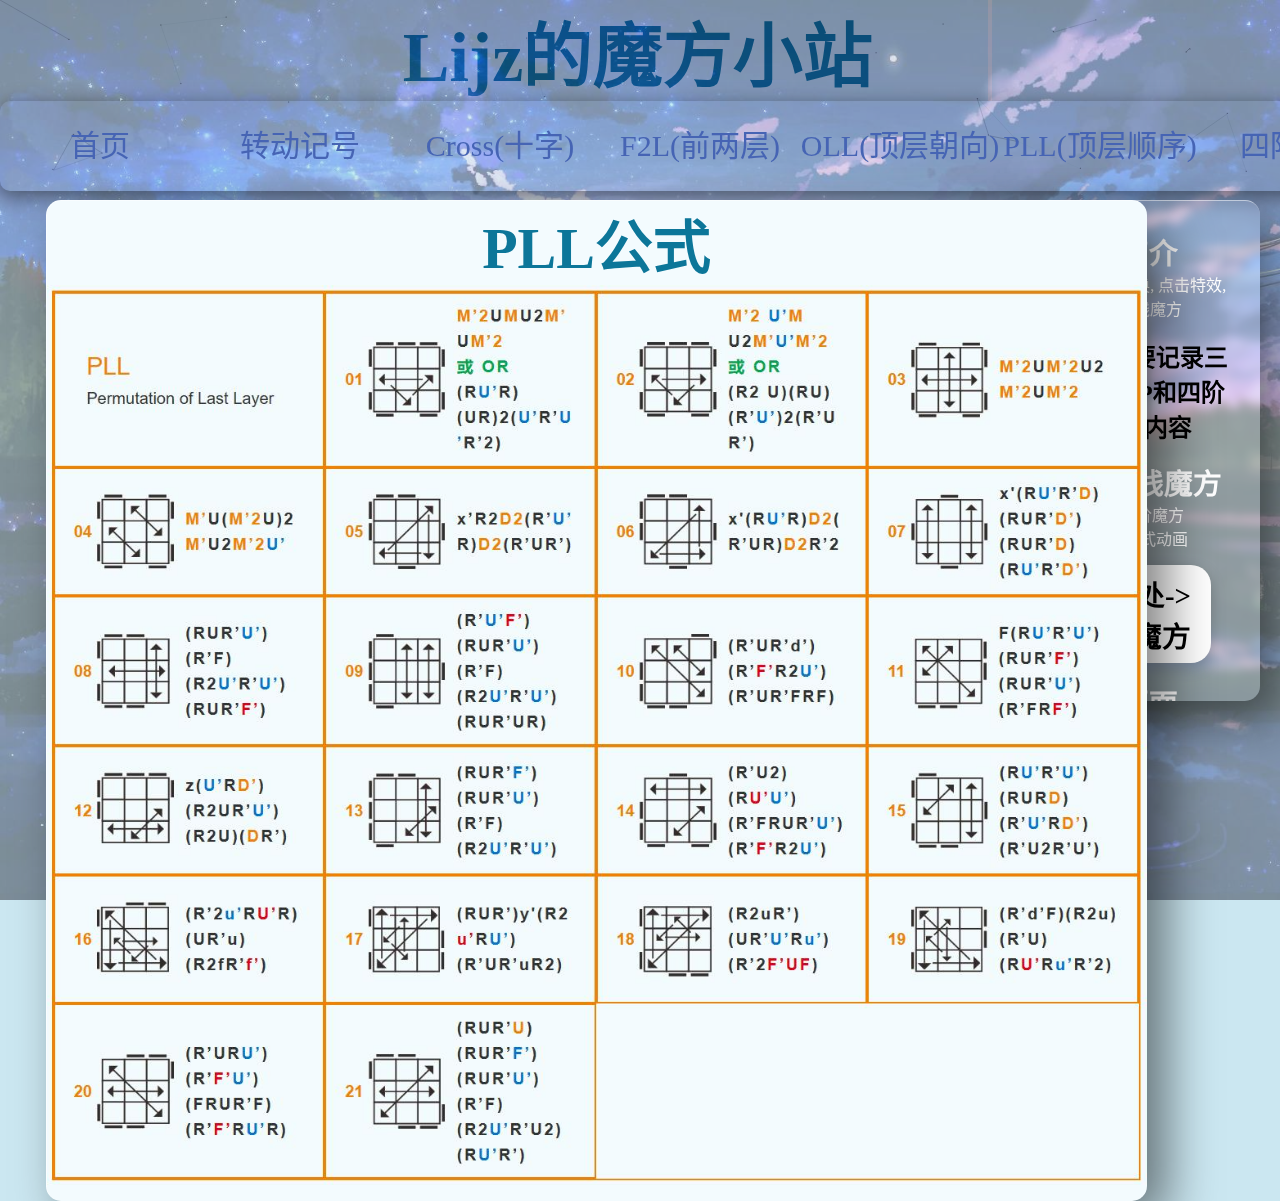
<file: PLL.html>
<!DOCTYPE html>
<html lang="zh-CN">
    <head>
        <meta charset="utf-8">
        <meta name="author" content="Lijz"/>
        <meta name="description" content="The webs are used to introduce the Rubik's Cube."/>
        <title>Lijz的魔方小站</title>
        <link rel="icon" href="image/favicon.ico"/>
        <style>
            *{
                list-style: none;
                padding: 0;
                margin: 0;
                text-decoration: none;
            }
            h1{
                text-align: center;
                font-size: 58px;
                font-family: "楷体","楷体_GB2312";
            }
            h2{
                font-size: 24px;
                font-family: "楷体","楷体_GB2312";
            }
            body{ 
                background-color: #cbe7f1;
            }
            /*导航栏*/
            .nav{ 
                width: 1400px;
                height: 90px;
                position: relative;
                margin:0 auto;
                top: auto;
                box-shadow: 0 5px 20px rgba(0, 0, 0, 0.5);
                border-radius: 10px;
            }
            .nav ul{ 
                width: 100%;
                height: 100%;
                display: flex;
                align-items: center;
                right: 5%;
            }
            .nav ul .nav-box{ 
                position: absolute;
                bottom: 0;
                left: 0px;
                width: calc((100% / 7)*1);
                height: 10px;
                border-radius: 2px;
                transition: .5s;
            }
            .nav ul li{ 
                width: 100%;
                text-align: center;
            }
            .nav ul li a{ 
                color: rgb(70, 100, 180);
                font: 100 30px '优设标题黑';
                display: block;
                width: 100%;
                height: 100%;
                line-height: 70px;
            }
            .nav ul li:nth-child(1):hover~.nav-box{ 
                left: calc(100% / 7 *0);
                background-color: #fae3be;
            }
            .nav ul li:nth-child(2):hover~.nav-box{ 
                left: calc(100% / 7 *1);
                background-color: red;
            }
            .nav ul li:nth-child(3):hover~.nav-box{ 
                left: calc(100% / 7 *2);
                background-color: #d18df8;
            }   
            .nav ul li:nth-child(4):hover~.nav-box{ 
                left: calc(100% / 7 *3);
                background-color: #ffb1b1;
            }
            .nav ul li:nth-child(5):hover~.nav-box{ 
                left: calc(100% / 7 *4);
                background-color: #8da1f8;
            }
            .nav ul li:nth-child(6):hover~.nav-box{ 
                left: calc(100% / 7 *5);
                background-color: #7df88e;
            }
            .nav ul li:nth-child(7):hover~.nav-box{ 
                left: calc(100% / 7 *6);
                background-color: #7db4f8;
            }
            .line {
                width: 700px;
                border-right: 4px solid #eee;
                font-size: 70px;
                font-family: "楷体","楷体_GB2312";
                text-align: center;
                white-space: nowrap;
                overflow: hidden;
            }
            /*标题*/
            .animation {
                animation: grow 4s steps(44) 1s normal both, 
                blink 0.5s steps(44) infinite normal;
            }
            @keyframes grow {
                from {
                    width: 0;
                }
                to {
                    width: 500px;
                }
            }
            @keyframes blink {
                from {
                    border-right-color: #eee;
                }
                to {
                    border-right-color: #0c7699;
                }
            }
            /*背景*/
            .div_img{
                width: 100%;
                height: 100%;
                position: fixed;
                margin: 0 auto;
                top: 0;
                background: url(image/background1.jpg) ;
                background-repeat: no-repeat;
                background-size:cover;
                opacity: 0.4;
                animation: fateimg 100s linear infinite;
            }
            @keyframes fateimg{
                0%{background: url(image/background1.jpg);opacity: 0.4;background-repeat: no-repeat;background-size:cover ;}
                6%{background: url(image/background1.jpg);opacity: 0;background-repeat: no-repeat;background-size:cover ;}
                7%{background: url(image/background10.jpg);opacity: 0.4;background-repeat: no-repeat;background-size:cover ;}
                11%{background: url(image/background10.jpg);opacity: 0.4;background-repeat: no-repeat;background-size:cover ;}
                12%{background: url(image/background10.jpg);opacity: 0;background-repeat: no-repeat;background-size:cover ;}
                13%{background: url(image/background2.jpg);opacity: 0.4;background-repeat: no-repeat;background-size:cover ;}
                23%{background: url(image/background2.jpg);opacity: 0.4;background-repeat: no-repeat;background-size:cover ;}
                24%{background: url(image/background2.jpg);opacity: 0;background-repeat: no-repeat;background-size:cover ;}
                25%{background: url(image/background3.jpg);opacity: 0.4;background-repeat: no-repeat;background-size:cover ;}
                35%{background: url(image/background3.jpg);opacity: 0.4;background-repeat: no-repeat;background-size:cover ;}
                36%{background: url(image/background3.jpg);opacity: 0;background-repeat: no-repeat;background-size:cover ;}
                37%{background: url(image/background4.jpg);opacity: 0.4;background-repeat: no-repeat;background-size:cover ;}
                47%{background: url(image/background4.jpg);opacity: 0.4;background-repeat: no-repeat;background-size:cover ;}
                48%{background: url(image/background4.jpg);opacity: 0;background-repeat: no-repeat;background-size:cover ;}
                49%{background: url(image/background5.jpg);opacity: 0.4;background-repeat: no-repeat;background-size:cover ;}
                59%{background: url(image/background5.jpg);opacity: 0.4;background-repeat: no-repeat;background-size:cover ;}
                60%{background: url(image/background5.jpg);opacity: 0;background-repeat: no-repeat;background-size:cover ;}
                61%{background: url(image/background6.jpg);opacity: 0.4;background-repeat: no-repeat;background-size:cover ;}
                72%{background: url(image/background6.jpg);opacity: 0.4;background-repeat: no-repeat;background-size:cover ;}
                73%{background: url(image/background6.jpg);opacity: 0;background-repeat: no-repeat;background-size:cover ;}
                74%{background: url(image/background7.jpg);opacity: 0.4;background-repeat: no-repeat;background-size:cover ;}
                85%{background: url(image/background7.jpg);opacity: 0.4;background-repeat: no-repeat;background-size:cover ;}
                86%{background: url(image/background7.jpg);opacity: 0;background-repeat: no-repeat;background-size:cover ;}
                87%{background: url(image/background8.jpg);opacity: 0.4;background-repeat: no-repeat;background-size:cover ;}
                98%{background: url(image/background8.jpg);opacity: 0.4;background-repeat: no-repeat;background-size:cover ;}
                99%{background: url(image/background8.jpg);opacity: 0;background-repeat: no-repeat;background-size:cover ;}
                100%{background: url(image/background1.jpg);opacity: 0.4;background-repeat: no-repeat;background-size:cover ;}
            }
            /*卡片*/
            .container .card{
                top: 180px;
                right:0;
                position: fixed;
                width: 280px;
                height: 500px;
                margin: 20px;
                box-shadow: 20px 20px 50px rgba(0, 0, 0, 0.5);
                border-radius: 15px;
                background: rgba(255, 255, 255, 0.1);
                overflow: hidden;
                display: right;
                justify-content: center;
                align-items: center;
                border-top: 1px solid rgba(255, 255, 255, 0.5);
                border-left: 1px solid rgba(255, 255, 255, 0.5);
                backdrop-filter: blur(5px);
            }
            .container .card .content{
                padding: 30px;
                text-align: center;
                transform: translateY(0px);
                opacity: 1;
                transition: 0.5s;
            }
            .container .card:hover .content{
            transform: translateY(-25px);
            opacity: 1;
            }
            .container .card .content h3{
                font-size: 1.8em;
                color: #fff;
                z-index: 1;
            }
            .container .card .content p{
                font-size: 1em;
                color: #fff;
                font-weight: 300;
            }
            .container .card .content a{
                position: relative;
                display: inline-block;
                padding: 8px 20px;
                margin-top: 15px;
                background: #fff;
                color: #000;
                border-radius: 20px;
                text-decoration: none;
                font-weight: 500;
                box-shadow: 0 5px 15px rgba(0, 0, 0, 0.2);
            }
           /*左中文章区域*/
            .container .intro2{
                top: 180px;
                right:25%;
                left:2%;
                margin: auto;
                position: absolute;
                width: 1100px;
                height: 1000px;
                margin: 20px;
                box-shadow: 20px 20px 50px rgba(0, 0, 0, 0.5);
                border-radius: 15px;
                background: rgb(243,251,254);
                overflow: hidden;
                border-top: 1px solid rgba(255, 255, 255, 0.5);
                border-left: 1px solid rgba(255, 255, 255, 0.5);
                backdrop-filter: blur(5px);
            }
            .container .intro2.content{
                padding: 30px;
            }
            .container .intro2.content h3{
                font-size: 1.8em;
                color: #fff;
                z-index: 1;
            }
            .container.intro2.content p{
                font-size: 1em;
                color: #fff;
                font-weight: 300;
            }
            .container.intro2.content a{
                position: relative;
                display: inline-block;
                padding: 8px 20px;
                margin-top: 15px;
                background: #fff;
                color: #000;
                border-radius: 20px;
                text-decoration: none;
                font-weight: 500;
                box-shadow: 0 5px 15px rgba(0, 0, 0, 0.2);
            } 
        </style>
        <script src="JavaScript/navigation-bar.js" type="text/javascript"></script>
    </head>
    <body>
        <div class="div_img"></div>
        <script src="JavaScript/background.js" type="text/javascript"></script>
        <script src="JavaScript/click.js" type="text/javascript"></script>
        <div align="center">
            <p class="line animation" >
                <font color=" #0c7699"><strong>Lijz的魔方小站</strong></font>
            </p>
        </div>
        <div class="nav" >
            <ul>
                <li><a href="首页.html" target="_blank">首页</a></li>
                <li><a href="转动记号.html">转动记号</a></li>
                <li><a href="Cross.html">Cross(十字)</a></li>
                <li><a href="F2L.html">F2L(前两层)</a></li>
                <li><a href="OLL.html">OLL(顶层朝向)</a></li>
                <li><a href="PLL.html">PLL(顶层顺序)</a></li>
                <li><a href="四阶特判.html">四阶特判</a></li>
                <div class="nav-box"></div>
            </ul>
        </div>
        <div class="container">
            <div class="card">
                <div class="content">
                    <h3>小站简介</h3>
                    <p>站点功能: 背景切换, 点击特效, 3D魔方, 在线魔方</p><br>
                    <h2>本站记录主要记录三阶魔方CFOP和四阶魔方相关内容</h2><br>
                    <h3>下方为在线魔方</h3>
                    <p>支持复原正阶魔方<br>提供CFOP公式动画<br>
                    <h3>
                        <a href="在线魔方.html" target="_blank"><strong>点击此处-><br>->在线魔方</strong></a>
                    </h3><br>
                    <h3>下拉页面<br>查看更多</h3>
                </div>
            </div>   
            <div class="intro2">
                <div class="content">
                    <h1><font color=" #0c7699">PLL公式</font></h1>
                    <style>
                        img{
                            position: relative;
                            left: 0%;
                            right: 0%;
                            height: 900px;
                            width: 1100px;
                        }
                    </style>
                    <img src="image/PLL.png" alt="PLL公式"/>
                </div>
            </div>
        </div>	
    </body>
</html>
</file>
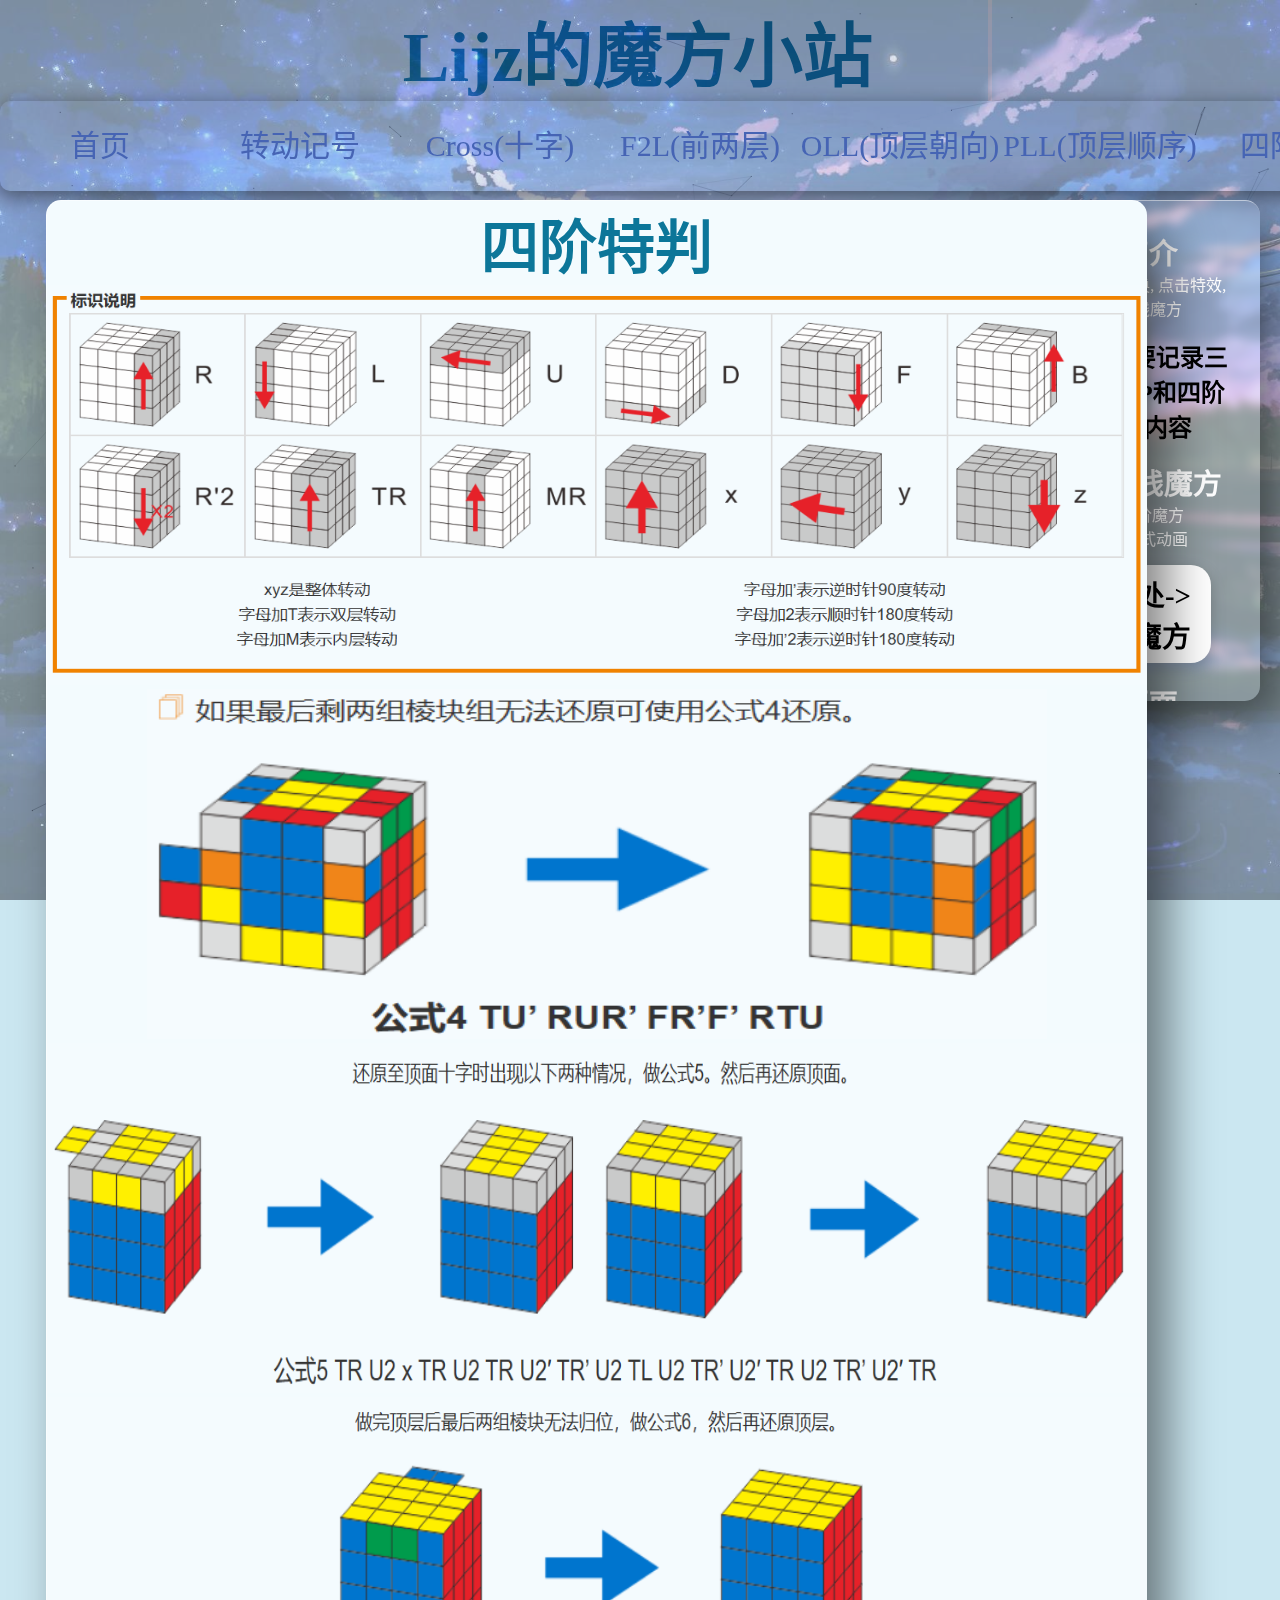
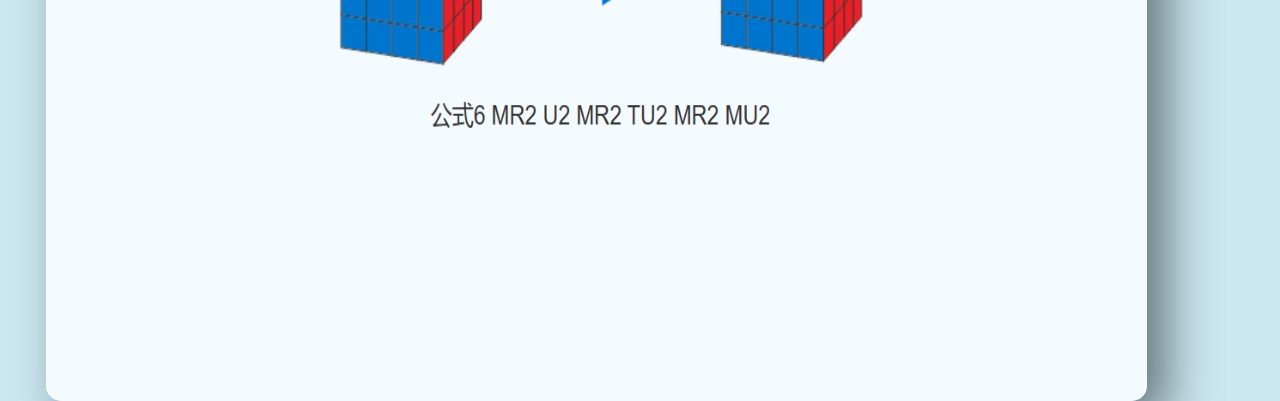
<file: 四阶特判.html>
<!DOCTYPE html>
<html lang="zh-CN">
    <head>
        <meta charset="utf-8">
        <meta name="author" content="Lijz"/>
        <meta name="description" content="The webs are used to introduce the Rubik's Cube."/>
        <title>Lijz的魔方小站</title>
        <link rel="icon" href="image/favicon.ico"/>
        <style>
            *{
                list-style: none;
                padding: 0;
                margin: 0;
                text-decoration: none;
            }
            h1{
                text-align: center;
                font-size: 58px;
                font-family: "楷体","楷体_GB2312";
            }
            h2{
                font-size: 24px;
                font-family: "楷体","楷体_GB2312";
            }
            body{ 
                background-color: #cbe7f1;
            }
            /*导航栏*/
            .nav{ 
                width: 1400px;
                height: 90px;
                position: relative;
                margin:0 auto;
                top: auto;
                box-shadow: 0 5px 20px rgba(0, 0, 0, 0.5);
                border-radius: 10px;
            }
            .nav ul{ 
                width: 100%;
                height: 100%;
                display: flex;
                align-items: center;
                right: 5%;
            }
            .nav ul .nav-box{ 
                position: absolute;
                bottom: 0;
                left: 0px;
                width: calc((100% / 7)*1);
                height: 10px;
                border-radius: 2px;
                transition: .5s;
            }
            .nav ul li{ 
                width: 100%;
                text-align: center;
            }
            .nav ul li a{ 
                color: rgb(70, 100, 180);
                font: 100 30px '优设标题黑';
                display: block;
                width: 100%;
                height: 100%;
                line-height: 70px;
            }
            .nav ul li:nth-child(1):hover~.nav-box{ 
                left: calc(100% / 7 *0);
                background-color: #fae3be;
            }
            .nav ul li:nth-child(2):hover~.nav-box{ 
                left: calc(100% / 7 *1);
                background-color: red;
            }
            .nav ul li:nth-child(3):hover~.nav-box{ 
                left: calc(100% / 7 *2);
                background-color: #d18df8;
            }   
            .nav ul li:nth-child(4):hover~.nav-box{ 
                left: calc(100% / 7 *3);
                background-color: #ffb1b1;
            }
            .nav ul li:nth-child(5):hover~.nav-box{ 
                left: calc(100% / 7 *4);
                background-color: #8da1f8;
            }
            .nav ul li:nth-child(6):hover~.nav-box{ 
                left: calc(100% / 7 *5);
                background-color: #7df88e;
            }
            .nav ul li:nth-child(7):hover~.nav-box{ 
                left: calc(100% / 7 *6);
                background-color: #7db4f8;
            }
            .line {
                width: 700px;
                border-right: 4px solid #eee;
                font-size: 70px;
                font-family: "楷体","楷体_GB2312";
                text-align: center;
                white-space: nowrap;
                overflow: hidden;
            }
            /*标题*/
            .animation {
                animation: grow 4s steps(44) 1s normal both, 
                blink 0.5s steps(44) infinite normal;
            }
            @keyframes grow {
                from {
                    width: 0;
                }
                to {
                    width: 500px;
                }
            }
            @keyframes blink {
                from {
                    border-right-color: #eee;
                }
                to {
                    border-right-color: #0c7699;
                }
            }
            /*背景*/
            .div_img{
                width: 100%;
                height: 100%;
                position: fixed;
                margin: 0 auto;
                top: 0;
                background: url(image/background1.jpg) ;
                background-repeat: no-repeat;
                background-size:cover;
                opacity: 0.4;
                animation: fateimg 100s linear infinite;
            }
            @keyframes fateimg{
                0%{background: url(image/background1.jpg);opacity: 0.4;background-repeat: no-repeat;background-size:cover ;}
                6%{background: url(image/background1.jpg);opacity: 0;background-repeat: no-repeat;background-size:cover ;}
                7%{background: url(image/background10.jpg);opacity: 0.4;background-repeat: no-repeat;background-size:cover ;}
                11%{background: url(image/background10.jpg);opacity: 0.4;background-repeat: no-repeat;background-size:cover ;}
                12%{background: url(image/background10.jpg);opacity: 0;background-repeat: no-repeat;background-size:cover ;}
                13%{background: url(image/background2.jpg);opacity: 0.4;background-repeat: no-repeat;background-size:cover ;}
                23%{background: url(image/background2.jpg);opacity: 0.4;background-repeat: no-repeat;background-size:cover ;}
                24%{background: url(image/background2.jpg);opacity: 0;background-repeat: no-repeat;background-size:cover ;}
                25%{background: url(image/background3.jpg);opacity: 0.4;background-repeat: no-repeat;background-size:cover ;}
                35%{background: url(image/background3.jpg);opacity: 0.4;background-repeat: no-repeat;background-size:cover ;}
                36%{background: url(image/background3.jpg);opacity: 0;background-repeat: no-repeat;background-size:cover ;}
                37%{background: url(image/background4.jpg);opacity: 0.4;background-repeat: no-repeat;background-size:cover ;}
                47%{background: url(image/background4.jpg);opacity: 0.4;background-repeat: no-repeat;background-size:cover ;}
                48%{background: url(image/background4.jpg);opacity: 0;background-repeat: no-repeat;background-size:cover ;}
                49%{background: url(image/background5.jpg);opacity: 0.4;background-repeat: no-repeat;background-size:cover ;}
                59%{background: url(image/background5.jpg);opacity: 0.4;background-repeat: no-repeat;background-size:cover ;}
                60%{background: url(image/background5.jpg);opacity: 0;background-repeat: no-repeat;background-size:cover ;}
                61%{background: url(image/background6.jpg);opacity: 0.4;background-repeat: no-repeat;background-size:cover ;}
                72%{background: url(image/background6.jpg);opacity: 0.4;background-repeat: no-repeat;background-size:cover ;}
                73%{background: url(image/background6.jpg);opacity: 0;background-repeat: no-repeat;background-size:cover ;}
                74%{background: url(image/background7.jpg);opacity: 0.4;background-repeat: no-repeat;background-size:cover ;}
                85%{background: url(image/background7.jpg);opacity: 0.4;background-repeat: no-repeat;background-size:cover ;}
                86%{background: url(image/background7.jpg);opacity: 0;background-repeat: no-repeat;background-size:cover ;}
                87%{background: url(image/background8.jpg);opacity: 0.4;background-repeat: no-repeat;background-size:cover ;}
                98%{background: url(image/background8.jpg);opacity: 0.4;background-repeat: no-repeat;background-size:cover ;}
                99%{background: url(image/background8.jpg);opacity: 0;background-repeat: no-repeat;background-size:cover ;}
                100%{background: url(image/background1.jpg);opacity: 0.4;background-repeat: no-repeat;background-size:cover ;}
            }
            /*卡片*/
            .container .card{
                top:180px;
                right:0;
                position: fixed;
                width: 280px;
                height: 500px;
                margin: 20px;
                box-shadow: 20px 20px 50px rgba(0, 0, 0, 0.5);
                border-radius: 15px;
                background: rgba(255, 255, 255, 0.1);
                overflow: hidden;
                display: right;
                justify-content: center;
                align-items: center;
                border-top: 1px solid rgba(255, 255, 255, 0.5);
                border-left: 1px solid rgba(255, 255, 255, 0.5);
                backdrop-filter: blur(5px);
            }
            .container .card .content{
                padding: 30px;
                text-align: center;
                transform: translateY(0px);
                opacity: 1;
                transition: 0.5s;
            }
            .container .card:hover .content{
            transform: translateY(-25px);
            opacity: 1;
            }
            .container .card .content h3{
                font-size: 1.8em;
                color: #fff;
                z-index: 1;
            }
            .container .card .content p{
                font-size: 1em;
                color: #fff;
                font-weight: 300;
            }
            .container .card .content a{
                position: relative;
                display: inline-block;
                padding: 8px 20px;
                margin-top: 15px;
                background: #fff;
                color: #000;
                border-radius: 20px;
                text-decoration: none;
                font-weight: 500;
                box-shadow: 0 5px 15px rgba(0, 0, 0, 0.2);
            }
           /*左中文章区域*/
            .container .intro2{
                top:180px;
                right:25%;
                left:2%;
                margin: auto;
                position: absolute;
                width: 1100px;
                height: 1800px;
                margin: 20px;
                box-shadow: 20px 20px 50px rgba(0, 0, 0, 0.5);
                border-radius: 15px;
                background: rgb(243,251,254);
                overflow: hidden;
                border-top: 1px solid rgba(255, 255, 255, 0.5);
                border-left: 1px solid rgba(255, 255, 255, 0.5);
                backdrop-filter: blur(5px);
            }
            .container .intro2.content{
                padding: 30px;
            }
            .container .intro2.content h3{
                font-size: 1.8em;
                color: #fff;
                z-index: 1;
            }
            .container.intro2.content p{
                font-size: 1em;
                color: #fff;
                font-weight: 300;
            }
            .container.intro2.content a{
                position: relative;
                display: inline-block;
                padding: 8px 20px;
                margin-top: 15px;
                background: #fff;
                color: #000;
                border-radius: 20px;
                text-decoration: none;
                font-weight: 500;
                box-shadow: 0 5px 15px rgba(0, 0, 0, 0.2);
            } 
        </style>
        <script src="JavaScript/navigation-bar.js" type="text/javascript"></script>
    </head>
    <body>
        <div class="div_img"></div>
        <script src="JavaScript/background.js" type="text/javascript"></script>
        <script src="JavaScript/click.js" type="text/javascript"></script>
        <div align="center">
            <p class="line animation" >
                <font color=" #0c7699"><strong>Lijz的魔方小站</strong></font>
            </p>
        </div>
        <div class="nav" >
            <ul>
                <li><a href="首页.html" target="_blank">首页</a></li>
                <li><a href="转动记号.html">转动记号</a></li>
                <li><a href="Cross.html">Cross(十字)</a></li>
                <li><a href="F2L.html">F2L(前两层)</a></li>
                <li><a href="OLL.html">OLL(顶层朝向)</a></li>
                <li><a href="PLL.html">PLL(顶层顺序)</a></li>
                <li><a href="四阶特判.html">四阶特判</a></li>
                <div class="nav-box"></div>
            </ul>
        </div>
        <div class="container">
            <div class="card">
                <div class="content">
                    <h3>小站简介</h3>
                    <p>站点功能: 背景切换, 点击特效, 3D魔方, 在线魔方</p><br>
                    <h2>本站记录主要记录三阶魔方CFOP和四阶魔方相关内容</h2><br>
                    <h3>下方为在线魔方</h3>
                    <p>支持复原正阶魔方<br>提供CFOP公式动画<br>
                    <h3>
                        <a href="在线魔方.html" target="_blank"><strong>点击此处-><br>->在线魔方</strong></a>
                    </h3><br>
                    <h3>下拉页面<br>查看更多</h3>
                </div>
            </div>   
            <div class="intro2">
                <div class="content">
                    <h1><font color=" #0c7699">四阶特判</font></h1>
                    <img src="image/四阶1.png" alt="四阶魔方公式1"height="400px" width="1100px"/>
                    <center><img src="image/四阶2.png" alt="四阶魔方公式2" height="350px" width="900px"/></center>
                    <img src="image/四阶3.png" alt="四阶魔方公式3" height="350px" width="1100px"/>
                    <img src="image/四阶4.png" alt="四阶魔方公式4" height="350px" width="1100px"/>
                </div>
            </div>
        </div>	
    </body>
</html>
</file>
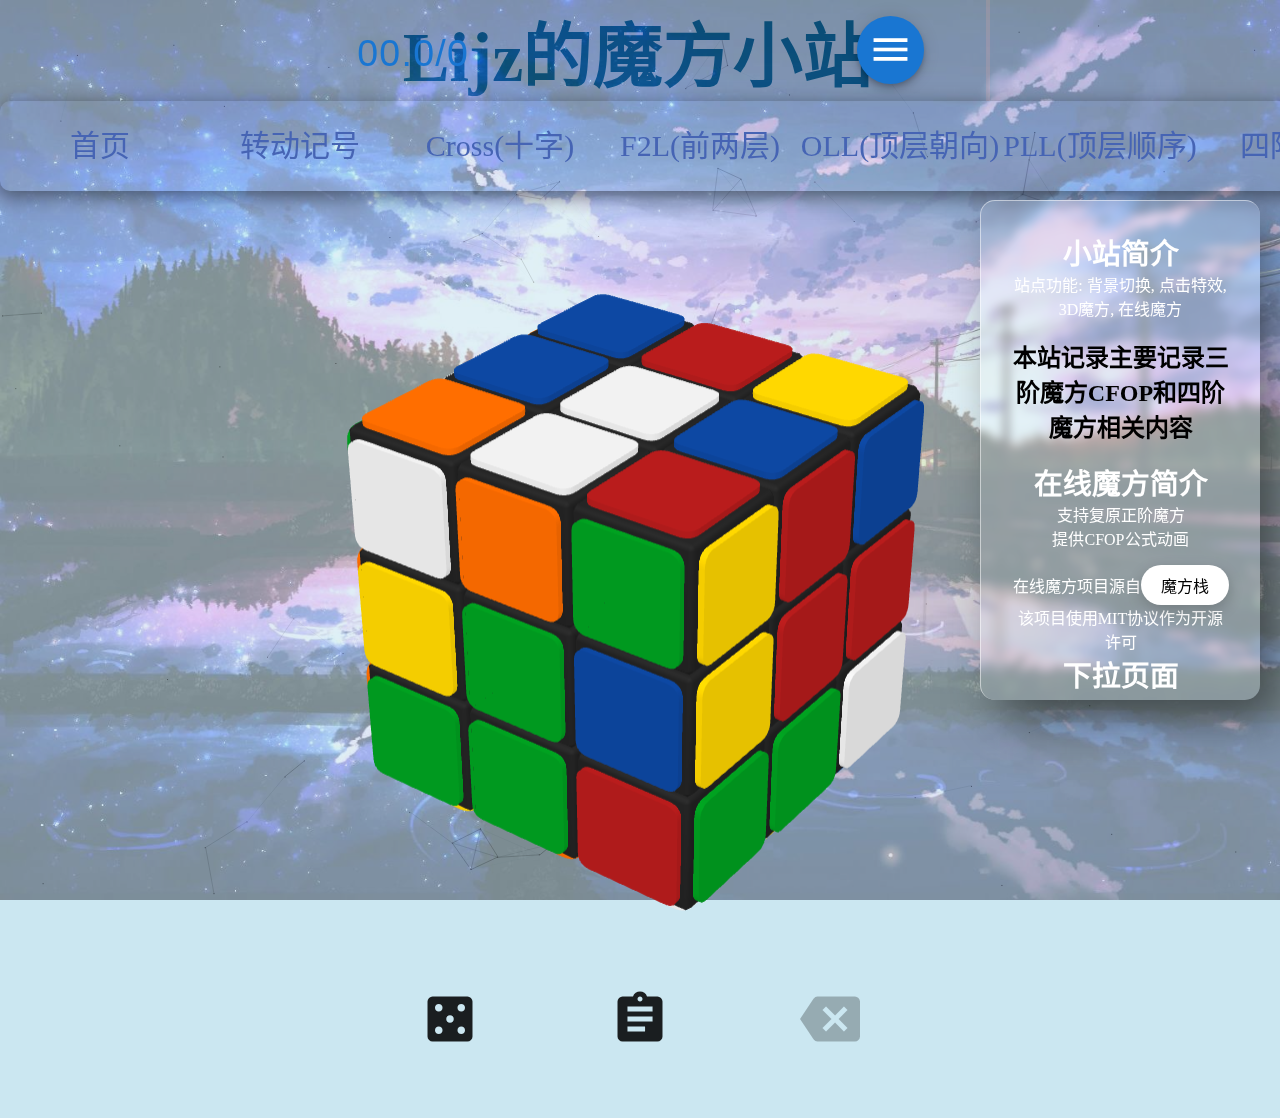
<file: 在线魔方.html>
<!DOCTYPE html>
<html lang="zh-CN">
    <head>
        <meta charset="utf-8">
        <meta name="author" content="Lijz"/>
        <meta name="description" content="The webs are used to introduce the Rubik's Cube."/>
        <title>Lijz的魔方小站</title>
        <link rel="icon" href="image/favicon.ico"/>
        <style>
            *{
                list-style: none;
                padding: 0;
                margin: 0;
                text-decoration: none;
            }
            h1{
                text-align: center;
                font-size: 58px;
                font-family: "楷体","楷体_GB2312";
            }
            h2{
                font-size: 24px;
                font-family: "楷体","楷体_GB2312";
            }
            body{ 
                background-color: #cbe7f1;
            }
            /*导航栏*/
            .nav{ 
                width: 1400px;
                height: 90px;
                position: relative;
                margin:0 auto;
                top: auto;
                box-shadow: 0 5px 20px rgba(0, 0, 0, 0.5);
                border-radius: 10px;
            }
            .nav ul{ 
                width: 100%;
                height: 100%;
                display: flex;
                align-items: center;
                right: 5%;
            }
            .nav ul .nav-box{ 
                position: absolute;
                bottom: 0;
                left: 0px;
                width: calc((100% / 7)*1);
                height: 10px;
                border-radius: 2px;
                transition: .5s;
            }
            .nav ul li{ 
                width: 100%;
                text-align: center;
            }
            .nav ul li a{ 
                color: rgb(70, 100, 180);
                font: 100 30px '优设标题黑';
                display: block;
                width: 100%;
                height: 100%;
                line-height: 70px;
            }
            .nav ul li:nth-child(1):hover~.nav-box{ 
                left: calc(100% / 7 *0);
                background-color: #fae3be;
            }
            .nav ul li:nth-child(2):hover~.nav-box{ 
                left: calc(100% / 7 *1);
                background-color: red;
            }
            .nav ul li:nth-child(3):hover~.nav-box{ 
                left: calc(100% / 7 *2);
                background-color: #d18df8;
            }   
            .nav ul li:nth-child(4):hover~.nav-box{ 
                left: calc(100% / 7 *3);
                background-color: #ffb1b1;
            }
            .nav ul li:nth-child(5):hover~.nav-box{ 
                left: calc(100% / 7 *4);
                background-color: #8da1f8;
            }
            .nav ul li:nth-child(6):hover~.nav-box{ 
                left: calc(100% / 7 *5);
                background-color: #7df88e;
            }
            .nav ul li:nth-child(7):hover~.nav-box{ 
                left: calc(100% / 7 *6);
                background-color: #7db4f8;
            }
            .line {
                width: 700px;
                border-right: 4px solid #eee;
                font-size: 70px;
                font-family: "楷体","楷体_GB2312";
                text-align: center;
                white-space: nowrap;
                overflow: hidden;
            }
            /*标题*/
            .animation {
                animation: grow 4s steps(44) 1s normal both, 
                blink 0.5s steps(44) infinite normal;
            }
            @keyframes grow {
                from {
                    width: 0;
                }
                to {
                    width: 500px;
                }
            }
            @keyframes blink {
                from {
                    border-right-color: #eee;
                }
                to {
                    border-right-color: #0c7699;
                }
            }
            /*背景*/
            .div_img{
                width: 100%;
                height: 100%;
                position: fixed;
                margin: 0 auto;
                top: 0;
                background: url(image/background1.jpg) ;
                background-repeat: no-repeat;
                background-size:cover;
                opacity: 0.4;
                animation: fateimg 100s linear infinite;
            }
            @keyframes fateimg{
                0%{background: url(image/background1.jpg);opacity: 0.4;background-repeat: no-repeat;background-size:cover ;}
                6%{background: url(image/background1.jpg);opacity: 0;background-repeat: no-repeat;background-size:cover ;}
                7%{background: url(image/background10.jpg);opacity: 0.4;background-repeat: no-repeat;background-size:cover ;}
                11%{background: url(image/background10.jpg);opacity: 0.4;background-repeat: no-repeat;background-size:cover ;}
                12%{background: url(image/background10.jpg);opacity: 0;background-repeat: no-repeat;background-size:cover ;}
                13%{background: url(image/background2.jpg);opacity: 0.4;background-repeat: no-repeat;background-size:cover ;}
                23%{background: url(image/background2.jpg);opacity: 0.4;background-repeat: no-repeat;background-size:cover ;}
                24%{background: url(image/background2.jpg);opacity: 0;background-repeat: no-repeat;background-size:cover ;}
                25%{background: url(image/background3.jpg);opacity: 0.4;background-repeat: no-repeat;background-size:cover ;}
                35%{background: url(image/background3.jpg);opacity: 0.4;background-repeat: no-repeat;background-size:cover ;}
                36%{background: url(image/background3.jpg);opacity: 0;background-repeat: no-repeat;background-size:cover ;}
                37%{background: url(image/background4.jpg);opacity: 0.4;background-repeat: no-repeat;background-size:cover ;}
                47%{background: url(image/background4.jpg);opacity: 0.4;background-repeat: no-repeat;background-size:cover ;}
                48%{background: url(image/background4.jpg);opacity: 0;background-repeat: no-repeat;background-size:cover ;}
                49%{background: url(image/background5.jpg);opacity: 0.4;background-repeat: no-repeat;background-size:cover ;}
                59%{background: url(image/background5.jpg);opacity: 0.4;background-repeat: no-repeat;background-size:cover ;}
                60%{background: url(image/background5.jpg);opacity: 0;background-repeat: no-repeat;background-size:cover ;}
                61%{background: url(image/background6.jpg);opacity: 0.4;background-repeat: no-repeat;background-size:cover ;}
                72%{background: url(image/background6.jpg);opacity: 0.4;background-repeat: no-repeat;background-size:cover ;}
                73%{background: url(image/background6.jpg);opacity: 0;background-repeat: no-repeat;background-size:cover ;}
                74%{background: url(image/background7.jpg);opacity: 0.4;background-repeat: no-repeat;background-size:cover ;}
                85%{background: url(image/background7.jpg);opacity: 0.4;background-repeat: no-repeat;background-size:cover ;}
                86%{background: url(image/background7.jpg);opacity: 0;background-repeat: no-repeat;background-size:cover ;}
                87%{background: url(image/background8.jpg);opacity: 0.4;background-repeat: no-repeat;background-size:cover ;}
                98%{background: url(image/background8.jpg);opacity: 0.4;background-repeat: no-repeat;background-size:cover ;}
                99%{background: url(image/background8.jpg);opacity: 0;background-repeat: no-repeat;background-size:cover ;}
                100%{background: url(image/background1.jpg);opacity: 0.4;background-repeat: no-repeat;background-size:cover ;}
            }
            /*卡片*/
            .container .card{
                top:180px;
                right:0;
                position: fixed;
                width: 280px;
                height: 500px;
                margin: 20px;
                box-shadow: 20px 20px 50px rgba(0, 0, 0, 0.5);
                border-radius: 15px;
                background: rgba(255, 255, 255, 0.1);
                overflow: hidden;
                display: right;
                justify-content: center;
                align-items: center;
                border-top: 1px solid rgba(255, 255, 255, 0.5);
                border-left: 1px solid rgba(255, 255, 255, 0.5);
                backdrop-filter: blur(5px);
            }
            .container .card .content{
                padding: 30px;
                text-align: center;
                transform: translateY(0px);
                opacity: 1;
                transition: 0.5s;
            }
            .container .card:hover .content{
            transform: translateY(-25px);
            opacity: 1;
            }
            .container .card .content h3{
                font-size: 1.8em;
                color: #fff;
                z-index: 1;
            }
            .container .card .content p{
                font-size: 1em;
                color: #fff;
                font-weight: 300;
            }
            .container .card .content a{
                position: relative;
                display: inline-block;
                padding: 8px 20px;
                margin-top: 15px;
                background: #fff;
                color: #000;
                border-radius: 20px;
                text-decoration: none;
                font-weight: 500;
                box-shadow: 0 5px 15px rgba(0, 0, 0, 0.2);
            }
            /*在线魔方*/
            #app {
                margin: 0 auto;
                padding: 0;
                width: 100%;
                height: 100%;
                overflow: hidden;
                user-select: none;
                background-color: unset;
            }
        </style>
        <script src="JavaScript/navigation-bar.js" type="text/javascript"></script>
        <script defer="defer" src="JavaScript/index在线魔方.js"></script>
        <script defer="defer" src="JavaScript/vendor在线魔方.js"></script>
    </head>
    <body>
        <div class="div_img"></div>
        <script src="JavaScript/background.js" type="text/javascript"></script>
        <script src="JavaScript/click.js" type="text/javascript"></script>
        <div align="center">
            <p class="line animation" >
                <font color=" #0c7699"><strong>Lijz的魔方小站</strong></font>
            </p>
        </div>
        <div class="nav" >
            <ul>
                <li><a href="首页.html" target="_blank">首页</a></li>
                <li><a href="转动记号.html">转动记号</a></li>
                <li><a href="Cross.html">Cross(十字)</a></li>
                <li><a href="F2L.html">F2L(前两层)</a></li>
                <li><a href="OLL.html">OLL(顶层朝向)</a></li>
                <li><a href="PLL.html">PLL(顶层顺序)</a></li>
                <li><a href="四阶特判.html">四阶特判</a></li>
                <div class="nav-box"></div>
            </ul>
        </div>
        <div id="app"></div>
        <div class="container">
            <div class="card">
                <div class="content">
                    <h3>小站简介</h3>
                    <p>站点功能: 背景切换, 点击特效, 3D魔方, 在线魔方</p><br>
                    <h2>本站记录主要记录三阶魔方CFOP和四阶魔方相关内容</h2><br>
                    <h3>在线魔方简介</h3>
                    <p>支持复原正阶魔方<br>提供CFOP公式动画<br>
                        在线魔方项目源自<a href="https://gitee.com/huazhechen/cuber" target="_blank">魔方栈</a>
                    <br>该项目使用MIT协议作为开源许可</p>
                    <h3>下拉页面<br>查看更多</h3>
                </div>
            </div>
        </div>
    </body>
</html>
</file>
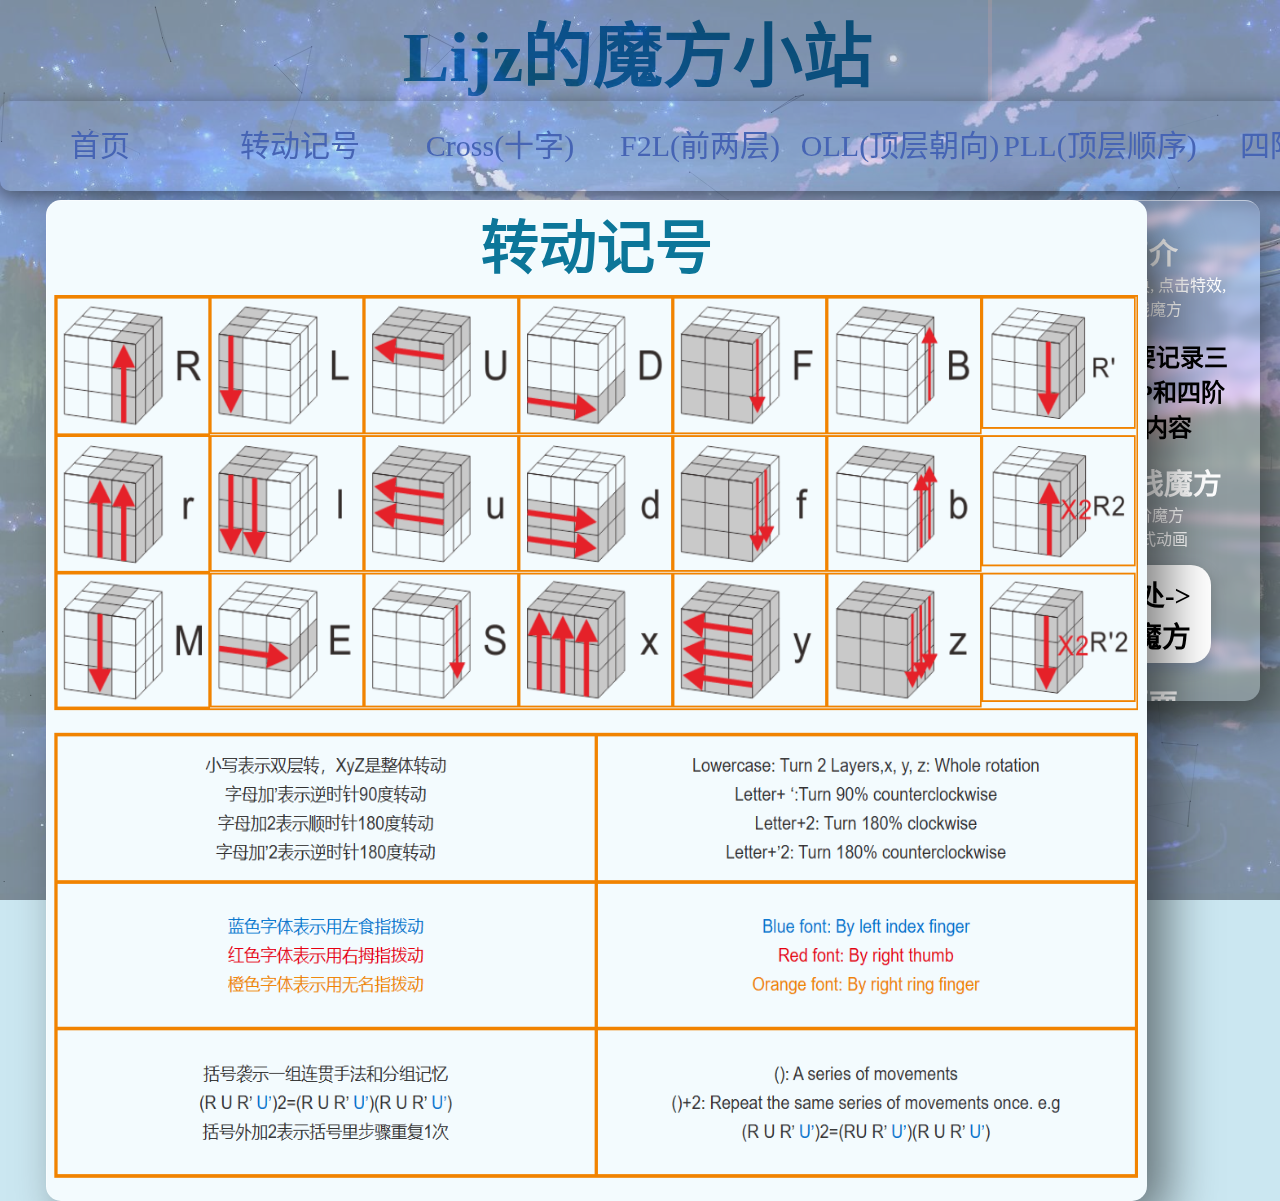
<file: 转动记号.html>
<!DOCTYPE html>
<html lang="zh-CN">
    <head>
        <meta charset="utf-8">
        <meta name="author" content="Lijz"/>
        <meta name="description" content="The webs are used to introduce the Rubik's Cube."/>
        <title>Lijz的魔方小站</title>
        <link rel="icon" href="image/favicon.ico"/>
        <style>
            *{
                list-style: none;
                padding: 0;
                margin: 0;
                text-decoration: none;
            }
            h1{
                text-align: center;
                font-size: 58px;
                font-family: "楷体","楷体_GB2312";
            }
            h2{
                font-size: 24px;
                font-family: "楷体","楷体_GB2312";
            }
            body{ 
                background-color: #cbe7f1;
            }
            /*导航栏*/
            .nav{ 
                width: 1400px;
                height: 90px;
                position: relative;
                margin:0 auto;
                top: auto;
                box-shadow: 0 5px 20px rgba(0, 0, 0, 0.5);
                border-radius: 10px;
            }
            .nav ul{ 
                width: 100%;
                height: 100%;
                display: flex;
                align-items: center;
                right: 5%;
            }
            .nav ul .nav-box{ 
                position: absolute;
                bottom: 0;
                left: 0px;
                width: calc((100% / 7)*1);
                height: 10px;
                border-radius: 2px;
                transition: .5s;
            }
            .nav ul li{ 
                width: 100%;
                text-align: center;
            }
            .nav ul li a{ 
                color: rgb(70, 100, 180);
                font: 100 30px '优设标题黑';
                display: block;
                width: 100%;
                height: 100%;
                line-height: 70px;
            }
            .nav ul li:nth-child(1):hover~.nav-box{ 
                left: calc(100% / 7 *0);
                background-color: #fae3be;
            }
            .nav ul li:nth-child(2):hover~.nav-box{ 
                left: calc(100% / 7 *1);
                background-color: red;
            }
            .nav ul li:nth-child(3):hover~.nav-box{ 
                left: calc(100% / 7 *2);
                background-color: #d18df8;
            }   
            .nav ul li:nth-child(4):hover~.nav-box{ 
                left: calc(100% / 7 *3);
                background-color: #ffb1b1;
            }
            .nav ul li:nth-child(5):hover~.nav-box{ 
                left: calc(100% / 7 *4);
                background-color: #8da1f8;
            }
            .nav ul li:nth-child(6):hover~.nav-box{ 
                left: calc(100% / 7 *5);
                background-color: #7df88e;
            }
            .nav ul li:nth-child(7):hover~.nav-box{ 
                left: calc(100% / 7 *6);
                background-color: #7db4f8;
            }
            .line {
                width: 700px;
                border-right: 4px solid #eee;
                font-size: 70px;
                font-family: "楷体","楷体_GB2312";
                text-align: center;
                white-space: nowrap;
                overflow: hidden;
            }
            /*标题*/
            .animation {
                animation: grow 4s steps(44) 1s normal both, 
                blink 0.5s steps(44) infinite normal;
            }
            @keyframes grow {
                from {
                    width: 0;
                }
                to {
                    width: 500px;
                }
            }
            @keyframes blink {
                from {
                    border-right-color: #eee;
                }
                to {
                    border-right-color: #0c7699;
                }
            }
            /*背景*/
            .div_img{
                width: 100%;
                height: 100%;
                position: fixed;
                margin: 0 auto;
                top: 0;
                background: url(image/background1.jpg) ;
                background-repeat: no-repeat;
                background-size:cover;
                opacity: 0.4;
                animation: fateimg 100s linear infinite;
            }
            @keyframes fateimg{
                0%{background: url(image/background1.jpg);opacity: 0.4;background-repeat: no-repeat;background-size:cover ;}
                6%{background: url(image/background1.jpg);opacity: 0;background-repeat: no-repeat;background-size:cover ;}
                7%{background: url(image/background10.jpg);opacity: 0.4;background-repeat: no-repeat;background-size:cover ;}
                11%{background: url(image/background10.jpg);opacity: 0.4;background-repeat: no-repeat;background-size:cover ;}
                12%{background: url(image/background10.jpg);opacity: 0;background-repeat: no-repeat;background-size:cover ;}
                13%{background: url(image/background2.jpg);opacity: 0.4;background-repeat: no-repeat;background-size:cover ;}
                23%{background: url(image/background2.jpg);opacity: 0.4;background-repeat: no-repeat;background-size:cover ;}
                24%{background: url(image/background2.jpg);opacity: 0;background-repeat: no-repeat;background-size:cover ;}
                25%{background: url(image/background3.jpg);opacity: 0.4;background-repeat: no-repeat;background-size:cover ;}
                35%{background: url(image/background3.jpg);opacity: 0.4;background-repeat: no-repeat;background-size:cover ;}
                36%{background: url(image/background3.jpg);opacity: 0;background-repeat: no-repeat;background-size:cover ;}
                37%{background: url(image/background4.jpg);opacity: 0.4;background-repeat: no-repeat;background-size:cover ;}
                47%{background: url(image/background4.jpg);opacity: 0.4;background-repeat: no-repeat;background-size:cover ;}
                48%{background: url(image/background4.jpg);opacity: 0;background-repeat: no-repeat;background-size:cover ;}
                49%{background: url(image/background5.jpg);opacity: 0.4;background-repeat: no-repeat;background-size:cover ;}
                59%{background: url(image/background5.jpg);opacity: 0.4;background-repeat: no-repeat;background-size:cover ;}
                60%{background: url(image/background5.jpg);opacity: 0;background-repeat: no-repeat;background-size:cover ;}
                61%{background: url(image/background6.jpg);opacity: 0.4;background-repeat: no-repeat;background-size:cover ;}
                72%{background: url(image/background6.jpg);opacity: 0.4;background-repeat: no-repeat;background-size:cover ;}
                73%{background: url(image/background6.jpg);opacity: 0;background-repeat: no-repeat;background-size:cover ;}
                74%{background: url(image/background7.jpg);opacity: 0.4;background-repeat: no-repeat;background-size:cover ;}
                85%{background: url(image/background7.jpg);opacity: 0.4;background-repeat: no-repeat;background-size:cover ;}
                86%{background: url(image/background7.jpg);opacity: 0;background-repeat: no-repeat;background-size:cover ;}
                87%{background: url(image/background8.jpg);opacity: 0.4;background-repeat: no-repeat;background-size:cover ;}
                98%{background: url(image/background8.jpg);opacity: 0.4;background-repeat: no-repeat;background-size:cover ;}
                99%{background: url(image/background8.jpg);opacity: 0;background-repeat: no-repeat;background-size:cover ;}
                100%{background: url(image/background1.jpg);opacity: 0.4;background-repeat: no-repeat;background-size:cover ;}
            }
            /*卡片*/
            .container .card{
                top:180px;
                right:0;
                position: fixed;
                width: 280px;
                height: 500px;
                margin: 20px;
                box-shadow: 20px 20px 50px rgba(0, 0, 0, 0.5);
                border-radius: 15px;
                background: rgba(255, 255, 255, 0.1);
                overflow: hidden;
                display: right;
                justify-content: center;
                align-items: center;
                border-top: 1px solid rgba(255, 255, 255, 0.5);
                border-left: 1px solid rgba(255, 255, 255, 0.5);
                backdrop-filter: blur(5px);
            }
            .container .card .content{
                padding: 30px;
                text-align: center;
                transform: translateY(0px);
                opacity: 1;
                transition: 0.5s;
            }
            .container .card:hover .content{
            transform: translateY(-25px);
            opacity: 1;
            }
            .container .card .content h3{
                font-size: 1.8em;
                color: #fff;
                z-index: 1;
            }
            .container .card .content p{
                font-size: 1em;
                color: #fff;
                font-weight: 300;
            }
            .container .card .content a{
                position: relative;
                display: inline-block;
                padding: 8px 20px;
                margin-top: 15px;
                background: #fff;
                color: #000;
                border-radius: 20px;
                text-decoration: none;
                font-weight: 500;
                box-shadow: 0 5px 15px rgba(0, 0, 0, 0.2);
            }
           /*左中文章区域*/
            .container .intro2{
                top:180px;
                right:25%;
                left:2%;
                margin: auto;
                position: absolute;
                width: 1100px;
                height: 1000px;
                margin: 20px;
                box-shadow: 20px 20px 50px rgba(0, 0, 0, 0.5);
                border-radius: 15px;
                background: rgb(243,251,254);
                overflow: hidden;
                border-top: 1px solid rgba(255, 255, 255, 0.5);
                border-left: 1px solid rgba(255, 255, 255, 0.5);
                backdrop-filter: blur(5px);
            }
            .container .intro2.content{
                padding: 30px;
            }
            .container .intro2.content h3{
                font-size: 1.8em;
                color: #fff;
                z-index: 1;
            }
            .container.intro2.content p{
                font-size: 1em;
                color: #fff;
                font-weight: 300;
            }
            .container.intro2.content a{
                position: relative;
                display: inline-block;
                padding: 8px 20px;
                margin-top: 15px;
                background: #fff;
                color: #000;
                border-radius: 20px;
                text-decoration: none;
                font-weight: 500;
                box-shadow: 0 5px 15px rgba(0, 0, 0, 0.2);
            } 
        </style>
        <script src="JavaScript/navigation-bar.js" type="text/javascript"></script>
    </head>
    <body>
        <div class="div_img"></div>
        <script src="JavaScript/background.js" type="text/javascript"></script>
        <script src="JavaScript/click.js" type="text/javascript"></script>
        <div align="center">
            <p class="line animation" >
                <font color=" #0c7699"><strong>Lijz的魔方小站</strong></font>
            </p>
        </div>
        <div class="nav" >
            <ul>
                <li><a href="首页.html" target="_blank">首页</a></li>
                <li><a href="转动记号.html">转动记号</a></li>
                <li><a href="Cross.html">Cross(十字)</a></li>
                <li><a href="F2L.html">F2L(前两层)</a></li>
                <li><a href="OLL.html">OLL(顶层朝向)</a></li>
                <li><a href="PLL.html">PLL(顶层顺序)</a></li>
                <li><a href="四阶特判.html">四阶特判</a></li>
                <div class="nav-box"></div>
            </ul>
        </div>
        <div class="container">
            <div class="card">
                <div class="content">
                    <h3>小站简介</h3>
                    <p>站点功能: 背景切换, 点击特效, 3D魔方, 在线魔方</p><br>
                    <h2>本站记录主要记录三阶魔方CFOP和四阶魔方相关内容</h2><br>
                    <h3>下方为在线魔方</h3>
                    <p>支持复原正阶魔方<br>提供CFOP公式动画<br>
                    <h3>
                        <a href="在线魔方.html" target="_blank"><strong>点击此处-><br>->在线魔方</strong></a>
                    </h3><br>
                    <h3>下拉页面<br>查看更多</h3>
                </div>
            </div>   
            <div class="intro2">
                <div class="content">
                    <h1><font color=" #0c7699">转动记号</font></h1>
                    <style>
                        img{
                            position: relative;
                            left: 0%;
                            right: 0%;
                            height: 900px;
                            width: 1100px;
                        }
                    </style>
                    <img src="image/转动记号.png" alt="转动记号"/>
                </div>
            </div>
        </div>	
    </body>
</html>
</file>
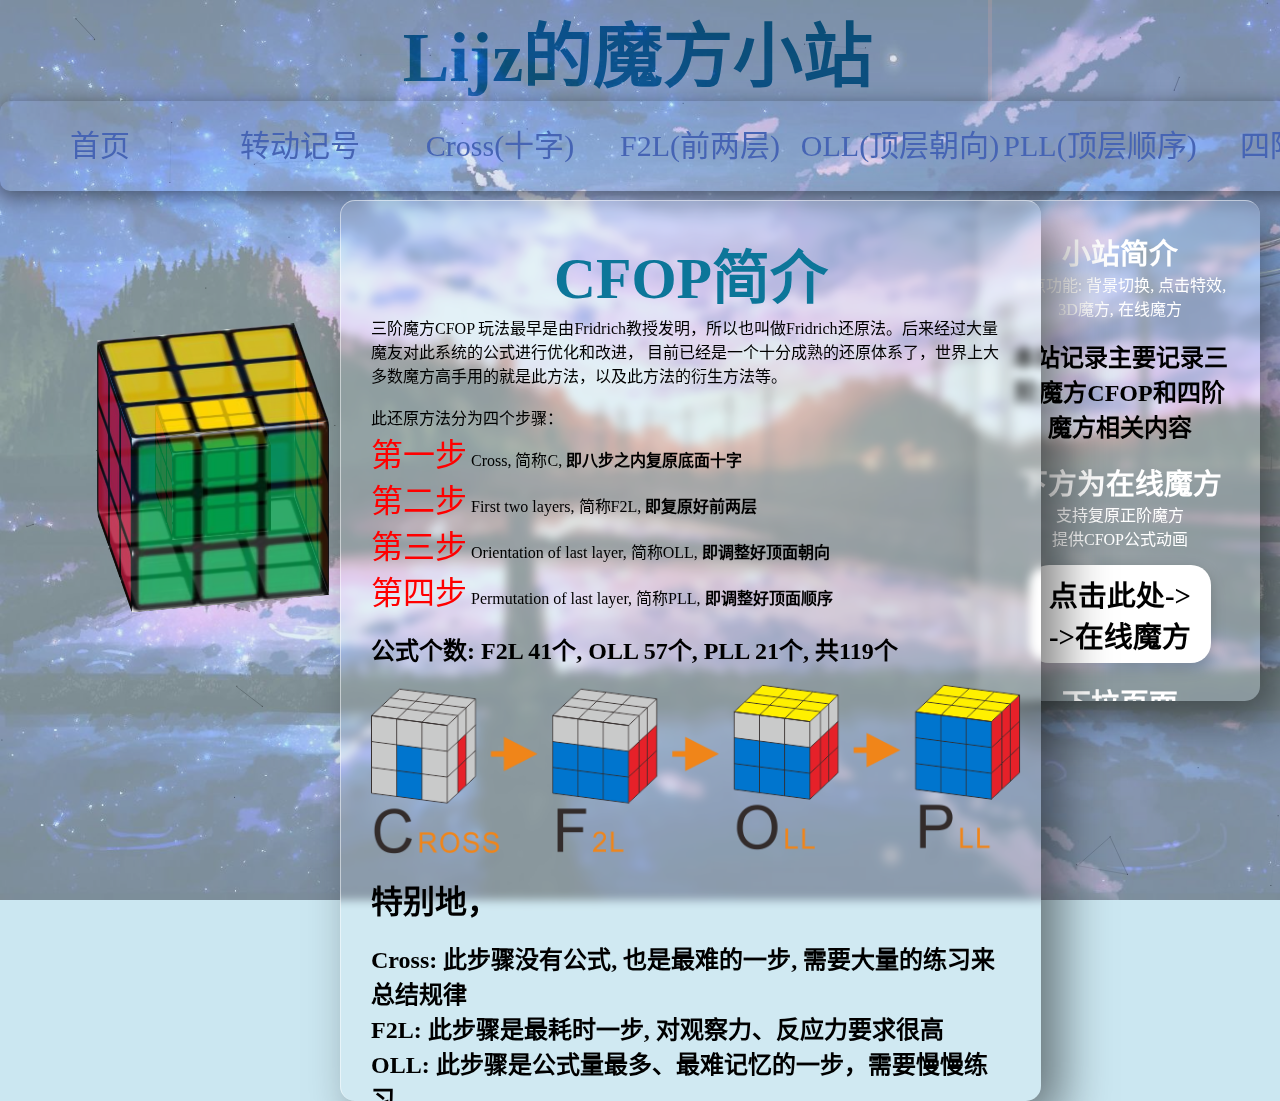
<file: 首页.html>
<!DOCTYPE html>
<html lang="zh-CN">
    <head>
        <meta charset="utf-8">
        <meta name="author" content="Lijz"/>
        <meta name="description" content="The webs are used to introduce the Rubik's Cube."/>
        <title>Lijz的魔方小站</title>
        <link rel="icon" href="image/favicon.ico"/>
        <style>
            *{
                list-style: none;
                padding: 0;
                margin: 0;
                text-decoration: none;
            }
            h1{
                text-align: center;
                font-size: 58px;
                font-family: "楷体","楷体_GB2312";
            }
            h2{
                font-size: 24px;
                font-family: "楷体","楷体_GB2312";
            }
            body{ 
                background-color: #cbe7f1;
            }
            /*导航栏*/
            .nav{ 
                width: 1400px;
                height: 90px;
                position: relative;
                margin:0 auto;
                top: auto;
                box-shadow: 0 5px 20px rgba(0, 0, 0, 0.5);
                border-radius: 10px;
            }
            .nav ul{ 
                width: 100%;
                height: 100%;
                display: flex;
                align-items: center;
                right: 5%;
            }
            .nav ul .nav-box{ 
                position: absolute;
                bottom: 0;
                left: 0px;
                width: calc((100% / 7)*1);
                height: 10px;
                border-radius: 2px;
                transition: .5s;
            }
            .nav ul li{ 
                width: 100%;
                text-align: center;
            }
            .nav ul li a{ 
                color: rgb(70, 100, 180);
                font: 100 30px '优设标题黑';
                display: block;
                width: 100%;
                height: 100%;
                line-height: 70px;
            }
            .nav ul li:nth-child(1):hover~.nav-box{ 
                left: calc(100% / 7 *0);
                background-color: #fae3be;
            }
            .nav ul li:nth-child(2):hover~.nav-box{ 
                left: calc(100% / 7 *1);
                background-color: red;
            }
            .nav ul li:nth-child(3):hover~.nav-box{ 
                left: calc(100% / 7 *2);
                background-color: #d18df8;
            }   
            .nav ul li:nth-child(4):hover~.nav-box{ 
                left: calc(100% / 7 *3);
                background-color: #ffb1b1;
            }
            .nav ul li:nth-child(5):hover~.nav-box{ 
                left: calc(100% / 7 *4);
                background-color: #8da1f8;
            }
            .nav ul li:nth-child(6):hover~.nav-box{ 
                left: calc(100% / 7 *5);
                background-color: #7df88e;
            }
            .nav ul li:nth-child(7):hover~.nav-box{ 
                left: calc(100% / 7 *6);
                background-color: #7db4f8;
            }
            .line {
                width: 700px;
                border-right: 4px solid #eee;
                font-size: 70px;
                font-family: "楷体","楷体_GB2312";
                text-align: center;
                white-space: nowrap;
                overflow: hidden;
            }
            /*标题*/
            .animation {
                animation: grow 4s steps(44) 1s normal both, 
                blink 0.5s steps(44) infinite normal;
            }
            @keyframes grow {
                from {
                    width: 0;
                }
                to {
                    width: 500px;
                }
            }
            @keyframes blink {
                from {
                    border-right-color: #eee;
                }
                to {
                    border-right-color: #0c7699;
                }
            }
            /*背景*/
            .div_img{
                width: 100%;
                height: 100%;
                position: fixed;
                margin: 0 auto;
                top: 0;
                background: url(image/background1.jpg) ;
                background-repeat: no-repeat;
                background-size:cover;
                opacity: 0.4;
                animation: fateimg 100s linear infinite;
            }
            @keyframes fateimg{
                0%{background: url(image/background1.jpg);opacity: 0.4;background-repeat: no-repeat;background-size:cover ;}
                6%{background: url(image/background1.jpg);opacity: 0;background-repeat: no-repeat;background-size:cover ;}
                7%{background: url(image/background10.jpg);opacity: 0.4;background-repeat: no-repeat;background-size:cover ;}
                11%{background: url(image/background10.jpg);opacity: 0.4;background-repeat: no-repeat;background-size:cover ;}
                12%{background: url(image/background10.jpg);opacity: 0;background-repeat: no-repeat;background-size:cover ;}
                13%{background: url(image/background2.jpg);opacity: 0.4;background-repeat: no-repeat;background-size:cover ;}
                23%{background: url(image/background2.jpg);opacity: 0.4;background-repeat: no-repeat;background-size:cover ;}
                24%{background: url(image/background2.jpg);opacity: 0;background-repeat: no-repeat;background-size:cover ;}
                25%{background: url(image/background3.jpg);opacity: 0.4;background-repeat: no-repeat;background-size:cover ;}
                35%{background: url(image/background3.jpg);opacity: 0.4;background-repeat: no-repeat;background-size:cover ;}
                36%{background: url(image/background3.jpg);opacity: 0;background-repeat: no-repeat;background-size:cover ;}
                37%{background: url(image/background4.jpg);opacity: 0.4;background-repeat: no-repeat;background-size:cover ;}
                47%{background: url(image/background4.jpg);opacity: 0.4;background-repeat: no-repeat;background-size:cover ;}
                48%{background: url(image/background4.jpg);opacity: 0;background-repeat: no-repeat;background-size:cover ;}
                49%{background: url(image/background5.jpg);opacity: 0.4;background-repeat: no-repeat;background-size:cover ;}
                59%{background: url(image/background5.jpg);opacity: 0.4;background-repeat: no-repeat;background-size:cover ;}
                60%{background: url(image/background5.jpg);opacity: 0;background-repeat: no-repeat;background-size:cover ;}
                61%{background: url(image/background6.jpg);opacity: 0.4;background-repeat: no-repeat;background-size:cover ;}
                72%{background: url(image/background6.jpg);opacity: 0.4;background-repeat: no-repeat;background-size:cover ;}
                73%{background: url(image/background6.jpg);opacity: 0;background-repeat: no-repeat;background-size:cover ;}
                74%{background: url(image/background7.jpg);opacity: 0.4;background-repeat: no-repeat;background-size:cover ;}
                85%{background: url(image/background7.jpg);opacity: 0.4;background-repeat: no-repeat;background-size:cover ;}
                86%{background: url(image/background7.jpg);opacity: 0;background-repeat: no-repeat;background-size:cover ;}
                87%{background: url(image/background8.jpg);opacity: 0.4;background-repeat: no-repeat;background-size:cover ;}
                98%{background: url(image/background8.jpg);opacity: 0.4;background-repeat: no-repeat;background-size:cover ;}
                99%{background: url(image/background8.jpg);opacity: 0;background-repeat: no-repeat;background-size:cover ;}
                100%{background: url(image/background1.jpg);opacity: 0.4;background-repeat: no-repeat;background-size:cover ;}
            }
            /*卡片*/
            .container .card{
                top: 180px;
                right:0;
                position: fixed;
                width: 280px;
                height: 500px;
                margin: 20px;
                box-shadow: 20px 20px 50px rgba(0, 0, 0, 0.5);
                border-radius: 15px;
                background: rgba(255, 255, 255, 0.1);
                overflow: hidden;
                display: right;
                justify-content: center;
                align-items: center;
                border-top: 1px solid rgba(255, 255, 255, 0.5);
                border-left: 1px solid rgba(255, 255, 255, 0.5);
                backdrop-filter: blur(5px);
            }
            .container .card .content{
                padding: 30px;
                text-align: center;
                transform: translateY(0px);
                opacity: 1;
                transition: 0.5s;
            }
            .container .card:hover .content{
            transform: translateY(-25px);
            opacity: 1;
            }
            .container .card .content h3{
                font-size: 1.8em;
                color: #fff;
                z-index: 1;
            }
            .container .card .content p{
                font-size: 1em;
                color: #fff;
                font-weight: 300;
            }
            .container .card .content a{
                position: relative;
                display: inline-block;
                padding: 8px 20px;
                margin-top: 15px;
                background: #fff;
                color: #000;
                border-radius: 20px;
                text-decoration: none;
                font-weight: 500;
                box-shadow: 0 5px 15px rgba(0, 0, 0, 0.2);
            }
            /*中间文章区域*/
            .container .intro{
                top: 180px;
                right:25%;
                left:25%;
                margin: auto;
                position: absolute;
                width: 700px;
                height: 900px;
                margin: 20px;
                box-shadow: 20px 20px 50px rgba(0, 0, 0, 0.5);
                border-radius: 15px;
                background: rgba(255, 255, 255, 0.1);
                overflow: hidden;
                border-top: 1px solid rgba(255, 255, 255, 0.5);
                border-left: 1px solid rgba(255, 255, 255, 0.5);
                backdrop-filter: blur(5px);
            }
            .container .intro .content{
                padding: 30px;
            }
            .container .intro.content h3{
                font-size: 1.8em;
                color: #fff;
                z-index: 1;
            }
            .container.intro.content p{
                font-size: 1em;
                color: #fff;
                font-weight: 300;
            }
            .container.intro.content a{
                position: relative;
                display: inline-block;
                padding: 8px 20px;
                margin-top: 15px;
                background: #fff;
                color: #000;
                border-radius: 20px;
                text-decoration: none;
                font-weight: 500;
                box-shadow: 0 5px 15px rgba(0, 0, 0, 0.2);
            }
        </style>
        <script src="JavaScript/navigation-bar.js" type="text/javascript"></script>
    </head>
    <body>
        <div class="div_img"></div>
        <script src="JavaScript/background.js" type="text/javascript"></script>
        <script src="JavaScript/click.js" type="text/javascript"></script>
        <div align="center">
            <p class="line animation" >
                <font color=" #0c7699"><strong>Lijz的魔方小站</strong></font>
            </p>
        </div>
        <div class="nav" >
            <ul>
                <li><a href="首页.html">首页</a></li>
                <li><a href="转动记号.html" target="_blank">转动记号</a></li>
                <li><a href="Cross.html" target="_blank">Cross(十字)</a></li>
                <li><a href="F2L.html" target="_blank">F2L(前两层)</a></li>
                <li><a href="OLL.html" target="_blank">OLL(顶层朝向)</a></li>
                <li><a href="PLL.html" target="_blank">PLL(顶层顺序)</a></li>
                <li><a href="四阶特判.html" target="_blank">四阶特判</a></li>
                <div class="nav-box"></div>
            </ul>
        </div>
        <div style = "display:none;">旋转魔方</div>
        <style>
            .wrap {
                width: 100px;
                height: 100px;
                margin: 150px;
                position: relative;
            }
            .cube {
                width: 50px;
                height: 50px;
                margin: 0 auto;
                transform-style: preserve-3d;
                transform: rotateX(-30deg) rotateY(-80deg);
                animation: rotate linear 20s infinite;
            }
            @keyframes rotate {
                from {
                    transform: rotateX(0deg) rotateY(0deg);
                }   
                to   {
                transform: rotateX(360deg) rotateY(360deg);
                }
            }
            .cube div {
                position: absolute;
                width: 200px;
                height: 200px;
                opacity: 0.8;
                transition: all .4s;
            }
            .pic {
                width: 200px;
                height: 200px;
            }
            .cube .out_front {
                transform: rotateY(0deg) translateZ(100px);
            }
            .cube .out_back {
                transform: translateZ(-100px) rotateY(180deg);
            }
            .cube .out_left {
                transform: rotateY(-90deg) translateZ(100px);
            }
            .cube .out_right {
                transform: rotateY(90deg) translateZ(100px);
            }
            .cube .out_top {
                transform: rotateX(90deg) translateZ(100px);
            }
            .cube .out_bottom {
                transform: rotateX(-90deg) translateZ(100px);
            }
            .cube span {
                display: block;
                width: 100px;
                height: 100px;
                position: absolute;
                top: 50px;
                left: 50px;
            }
            .cube .in_pic {
                width: 100px;
                height: 100px;
            } 
            .cube .in_front {
                transform: rotateY(0deg) translateZ(50px);
            }
            .cube .in_back {
                transform: translateZ(-50px) rotateY(180deg);
            }
            .cube .in_left {
                transform: rotateY(-90deg) translateZ(50px);
            }
            .cube .in_right {
                transform: rotateY(90deg) translateZ(50px);
            }
            .cube .in_top {
                transform: rotateX(90deg) translateZ(50px);
            }
            .cube .in_bottom {
                transform: rotateX(-90deg) translateZ(50px);
            }
            .cube:hover .out_front {
                transform: rotateY(0deg) translateZ(200px);
            }
            .cube:hover .out_back {
                transform: translateZ(-200px) rotateY(180deg);
            }
            .cube:hover .out_left {
                transform: rotateY(-90deg) translateZ(200px);
            }
            .cube:hover .out_right {
                transform: rotateY(90deg) translateZ(200px);
            }
            .cube:hover .out_top {
                transform: rotateX(90deg) translateZ(200px);
            }
            .cube:hover .out_bottom {
                transform: rotateX(-90deg) translateZ(200px);
            }
        </style>
        <div class="wrap">
            <div class="cube">
                <div class="out_front">
                    <img src="image/red.png" class="pic">
                </div>
                <div class="out_back">
                    <img src="image/orange.png" class="pic">
                </div>
                <div class="out_left">
                    <img src="image/blue.png" class="pic">
                </div>
                <div class="out_right">
                    <img src="image/green.png" class="pic">
                </div>
                <div class="out_top">
                    <img src="image/yellow.png" class="pic">
                </div>
                <div class="out_bottom">
                    <img src="image/white.png" class="pic">
                </div>
                <span class="in_front">
                    <img src="image/red.png" class="in_pic">
                </span>
                <span class="in_back">
                    <img src="image/orange.png" class="in_pic">
                </span>
                <span class="in_left">
                    <img src="image/blue.png" class="in_pic">
                </span>
                <span class="in_right">
                    <img src="image/green.png" class="in_pic">
                </span>
                <span class="in_top">
                    <img src="image/yellow.png" class="in_pic">
                </span>
                <span class="in_bottom">
                    <img src="image/white.png" class="in_pic">
                </span>
            </div>
        </div>
        <div style = "display:none;">旋转魔方</div>
        <div class="container">
            <div class="card">
                <div class="content">
                    <h3>小站简介</h3>
                    <p>站点功能: 背景切换, 点击特效, 3D魔方, 在线魔方</p><br>
                    <h2>本站记录主要记录三阶魔方CFOP和四阶魔方相关内容</h2><br>
                    <h3>下方为在线魔方</h3>
                    <p>支持复原正阶魔方<br>提供CFOP公式动画<br>
                    <h3>
                        <a href="在线魔方.html" target="_blank"><strong>点击此处-><br>->在线魔方</strong></a>
                    </h3>
                    <br>
                    <h3>下拉页面<br>查看更多</h3>
                </div>
            </div>
            <div class="intro">
                <div class="content">
                    <h1> <font color=" #0c7699">CFOP简介</font></h1>
                    <p>三阶魔方CFOP 玩法最早是由Fridrich教授发明，所以也叫做Fridrich还原法。后来经过大量魔友对此系统的公式进行优化和改进，
                        目前已经是一个十分成熟的还原体系了，世界上大多数魔方高手用的就是此方法，以及此方法的衍生方法等。</p><br>
                    <p>此还原方法分为四个步骤：</p>
                    <ol>
                        <li><font color="red" size="6">第一步</font> Cross, 简称C, <strong>即八步之内复原底面十字</strong></li>
                        <li><font color="red" size="6">第二步</font> First two layers, 简称F2L, <strong>即复原好前两层</strong></li>
                        <li><font color="red" size="6">第三步</font> Orientation of last layer, 简称OLL, <strong>即调整好顶面朝向</strong></li>
                        <li><font color="red" size="6">第四步</font> Permutation of last layer, 简称PLL, <strong>即调整好顶面顺序</strong></li>
                    </ol><br>
                    <h2>公式个数: F2L 41个, OLL 57个, PLL 21个, 共119个</h2><br>
                    <img src="image/cfop.png" height="170px"width="650px" alt="cfop图片"/><br><br>
                    <p><strong><font size="6">特别地， </font></strong></p><br>
                    <h2>Cross: 此步骤没有公式, 也是最难的一步, 需要大量的练习来总结规律</h2>
                    <h2>F2L: 此步骤是最耗时一步, 对观察力、反应力要求很高</h2>
                    <h2>OLL: 此步骤是公式量最多、最难记忆的一步，需要慢慢练习</h2>
                    <h2>PLL: 此步骤对观察力要求高, 提前做好预判很重要</h2>
                </div>
            </div>
        </div>
    </body>
</html>
</file>
